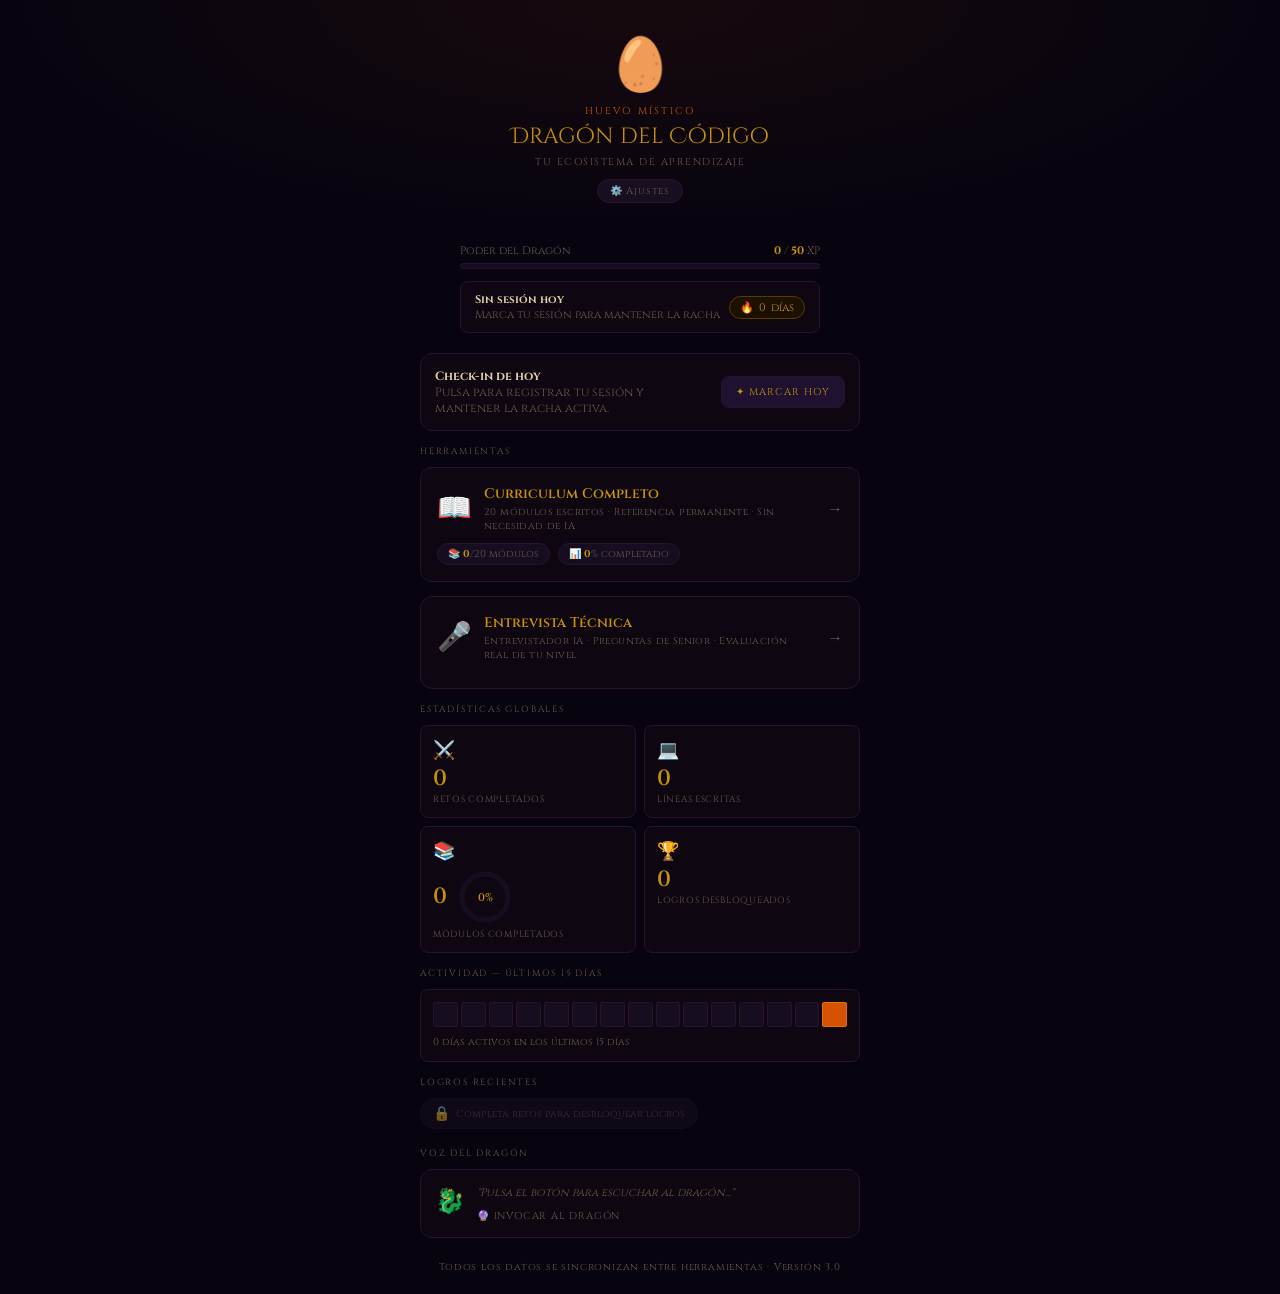
<file: index.html>
<!DOCTYPE html>
<html lang="es">
<head>
<meta charset="UTF-8">
<meta name="viewport" content="width=device-width, initial-scale=1.0, viewport-fit=cover">
<meta name="apple-mobile-web-app-capable" content="yes">
<meta name="apple-mobile-web-app-status-bar-style" content="black-translucent">
<meta name="apple-mobile-web-app-title" content="Dragón">
<meta name="theme-color" content="#08040f">
<link rel="manifest" href="manifest.json">
<link rel="icon" type="image/svg+xml" href="icons/icon-192.svg">
<link rel="apple-touch-icon" href="icons/icon-192.svg">
<link href="https://fonts.googleapis.com/css2?family=Cinzel:wght@400;600&family=Cinzel+Decorative:wght@700&display=swap" rel="stylesheet">
<link rel="stylesheet" href="css/main.css">
<title>Dragón del Código</title>
<style>
.hero{text-align:center;padding:2.5rem 1.25rem 1.5rem;position:relative;overflow:hidden}
.hero::before{content:'';position:absolute;top:0;left:0;right:0;bottom:0;background:radial-gradient(ellipse at 50% 0%,#d4520012 0%,transparent 70%);pointer-events:none}
.hero-dragon{font-size:52px;line-height:1;margin-bottom:12px;animation:dfloat 4s ease-in-out infinite;display:inline-block}
@keyframes dfloat{0%,100%{transform:translateY(0)}50%{transform:translateY(-8px)}}
.hero-stage{font-size:10px;letter-spacing:.22em;text-transform:uppercase;color:var(--fire);margin-bottom:6px}
.hero-title{font-family:'Cinzel Decorative',serif;font-size:22px;color:var(--gold);line-height:1.2}
.hero-sub{font-size:10px;color:var(--dim);letter-spacing:.15em;text-transform:uppercase;margin-top:5px}
.hero-actions{display:flex;justify-content:center;gap:8px;margin-top:10px}
.settings-btn{background:var(--ds);border:.5px solid var(--bdr);border-radius:20px;color:var(--dim);padding:4px 12px;font-family:var(--font);font-size:10px;letter-spacing:.08em;cursor:pointer;transition:all .2s}
.settings-btn:hover{border-color:var(--gold);color:var(--gold)}
.key-dot{display:inline-block;width:7px;height:7px;border-radius:50%;margin-right:4px;vertical-align:middle}
.key-dot.ok{background:var(--grt)}
.key-dot.missing{background:#8a2020}
.xp-section{max-width:400px;margin:16px auto 0;padding:0 1.25rem}
.xp-row{display:flex;justify-content:space-between;font-size:11px;color:var(--dim);margin-bottom:5px}
.xp-row b{color:var(--gold)}
.xp-track{height:6px;background:var(--ds);border-radius:3px;overflow:hidden;border:.5px solid var(--bdr)}
.xp-fill{height:100%;background:linear-gradient(90deg,var(--fire),var(--gold));border-radius:3px;transition:width .8s ease}
.today-bar{max-width:400px;margin:12px auto 0;padding:0 1.25rem}
.today-inner{background:var(--db);border:.5px solid var(--bdr);border-radius:var(--rm);padding:10px 14px;display:flex;justify-content:space-between;align-items:center}
.today-left{font-size:11px;color:var(--dim)}
.today-left b{color:var(--dt)}
.streak-badge{display:flex;align-items:center;gap:5px;font-size:11px;color:var(--gold);background:#1c1000;border:.5px solid #5a3a00;border-radius:20px;padding:3px 10px}
.wrap{max-width:480px;margin:0 auto;padding:1.25rem;display:flex;flex-direction:column;gap:14px}
.sec-label{font-size:9px;letter-spacing:.2em;text-transform:uppercase;color:var(--dim);margin-bottom:-4px}
.tool-card{background:var(--db);border:.5px solid var(--bdr);border-radius:var(--r);padding:16px;cursor:pointer;transition:border-color .2s,transform .15s;text-decoration:none;display:block;color:inherit}
.tool-card:hover{border-color:var(--fire);transform:translateY(-1px)}
.tc-top{display:flex;align-items:center;gap:12px;margin-bottom:10px}
.tc-ico{font-size:28px;flex-shrink:0}
.tc-name{font-size:14px;font-weight:600;color:var(--gold)}
.tc-desc{font-size:10px;color:var(--dim);margin-top:2px;letter-spacing:.04em;line-height:1.4}
.tc-stats{display:flex;gap:8px;flex-wrap:wrap}
.tc-stat{background:var(--ds);border:.5px solid var(--bdr);border-radius:20px;padding:3px 10px;font-size:10px;color:var(--dim)}
.tc-stat b{color:var(--gold)}
.tc-arrow{margin-left:auto;font-size:16px;color:var(--dim);flex-shrink:0}
.tool-card:hover .tc-arrow{color:var(--fire)}
.stats-grid{display:grid;grid-template-columns:repeat(2,1fr);gap:8px}
.stat-tile{background:var(--db);border:.5px solid var(--bdr);border-radius:var(--rm);padding:12px;display:flex;flex-direction:column;gap:3px}
.st-ico{font-size:18px;margin-bottom:2px}
.st-val{font-size:22px;font-weight:600;color:var(--gold);line-height:1}
.st-label{font-size:9px;color:var(--dim);letter-spacing:.08em;text-transform:uppercase}
.ach-row{display:flex;gap:8px;overflow-x:auto;padding-bottom:4px;-webkit-overflow-scrolling:touch}
.ach-pill{flex-shrink:0;background:var(--ds);border:.5px solid var(--bdr);border-radius:20px;padding:5px 12px;display:flex;align-items:center;gap:6px;font-size:10px;color:var(--dim)}
.ach-pill.done{border-color:#5a3a00;color:var(--gold)}
.ach-pill-ico{font-size:14px}
.cal-mini{display:grid;grid-template-columns:repeat(15,1fr);gap:3px}
.cal-dot2{aspect-ratio:1;border-radius:2px;background:var(--ds);border:.5px solid var(--bdr)}
.cal-dot2.active{background:#5a2000;border-color:#7a2800}
.cal-dot2.today{background:var(--fire);border-color:var(--fg)}
.mood-card{background:var(--db);border:.5px solid var(--bdr);border-radius:var(--r);padding:14px;display:flex;gap:12px;align-items:flex-start}
.mood-ico{font-size:24px;flex-shrink:0;margin-top:2px}
.mood-text{font-size:11px;color:var(--dim);line-height:1.7;font-style:italic;flex:1}
.mood-btn{background:none;border:none;font-size:10px;color:var(--dim);cursor:pointer;font-family:var(--font);letter-spacing:.08em;text-transform:uppercase;margin-top:6px;padding:0;display:block}
.mood-btn:hover{color:var(--fire)}
.mood-spinner{display:inline-block;width:10px;height:10px;border:1.5px solid var(--bdr);border-top-color:var(--gold);border-radius:50%;animation:spin .8s linear infinite;margin-right:4px}
.cin-card{background:var(--db);border:.5px solid var(--bdr);border-radius:var(--r);padding:14px;display:flex;align-items:center;justify-content:space-between;gap:12px}
.cin-info{font-size:12px;color:var(--dim)}
.cin-info b{color:var(--dt)}
.cin-btn-wrap{flex-shrink:0}
.cin-btn{padding:8px 14px;background:var(--df);border:.5px solid var(--bdr);border-radius:var(--rm);color:var(--gold);font-family:var(--font);font-size:10px;letter-spacing:.1em;text-transform:uppercase;cursor:pointer;transition:all .2s;white-space:nowrap}
.cin-btn:hover:not([disabled]){border-color:var(--fire);background:#1e0f28}
.cin-btn.done{border-color:var(--grn);color:var(--grt);cursor:default}
.prog-ring-wrap{position:relative;width:56px;height:56px;flex-shrink:0}
.prog-ring{transform:rotate(-90deg)}
circle.track{fill:none;stroke:var(--ds);stroke-width:5}
circle.prog{fill:none;stroke:var(--gold);stroke-width:5;stroke-linecap:round;transition:stroke-dashoffset .8s ease}
.ring-label{position:absolute;top:50%;left:50%;transform:translate(-50%,-50%);font-size:11px;font-weight:600;color:var(--gold);text-align:center;line-height:1}
.footer{text-align:center;font-size:10px;color:var(--dim);letter-spacing:.08em;margin-top:8px}

/* Settings modal */
.modal-overlay{position:fixed;inset:0;background:rgba(0,0,0,.7);z-index:200;display:flex;align-items:center;justify-content:center;opacity:0;pointer-events:none;transition:opacity .3s}
.modal-overlay.show{opacity:1;pointer-events:auto}
.modal{background:var(--df);border:1px solid var(--bdr);border-radius:var(--r);padding:1.5rem;max-width:360px;width:90%;display:flex;flex-direction:column;gap:14px}
.modal h3{font-family:'Cinzel Decorative',serif;font-size:14px;color:var(--gold);text-align:center}
.modal p{font-size:11px;color:var(--dim);text-align:center;line-height:1.6}
.modal label{font-size:10px;color:var(--dim);letter-spacing:.1em;text-transform:uppercase}
.modal input{background:var(--ds);border:.5px solid var(--bdr);border-radius:var(--rm);padding:10px 12px;color:var(--dt);font-family:var(--mono);font-size:11px;width:100%}
.modal input:focus{outline:none;border-color:var(--fire)}
.modal-actions{display:flex;gap:8px}
.modal-btn{flex:1;padding:9px;background:var(--df);border:.5px solid var(--bdr);border-radius:var(--rm);color:var(--dim);font-family:var(--font);font-size:10px;letter-spacing:.1em;text-transform:uppercase;cursor:pointer;transition:all .2s}
.modal-btn:hover{border-color:var(--fire);color:var(--dt)}
.modal-btn.primary{border-color:var(--gold);color:var(--gold)}
.modal-btn.primary:hover{background:#1c1200}
.modal-key-status{font-size:10px;text-align:center;padding:6px;border-radius:var(--rm)}
.modal-key-status.ok{background:#0a1a0a;color:var(--grt);border:.5px solid var(--grn)}
.modal-key-status.missing{background:#1a0a0a;color:#e07070;border:.5px solid #6a2020}
</style>
</head>
<body>

<!-- HERO -->
<div class="hero">
  <div class="hero-dragon" id="hero-dragon">🥚</div>
  <div class="hero-stage" id="hero-stage">Huevo Místico</div>
  <div class="hero-title">Dragón del Código</div>
  <div class="hero-sub">Tu ecosistema de aprendizaje</div>
  <div class="hero-actions">
    <button class="settings-btn" onclick="openSettings()">⚙️ Ajustes</button>
  </div>
</div>

<div class="xp-section">
  <div class="xp-row"><span>Poder del Dragón</span><span><b id="xp-cur">0</b> / <b id="xp-next">50</b> XP</span></div>
  <div class="xp-track"><div class="xp-fill" id="xp-fill"></div></div>
</div>

<div class="today-bar">
  <div class="today-inner">
    <div class="today-left"><b id="today-label">Sin sesión hoy</b><br>Marca tu sesión para mantener la racha</div>
    <div class="streak-badge">🔥 <span id="streak-num">0</span> días</div>
  </div>
</div>

<div class="wrap">

  <!-- CHECK-IN -->
  <div class="cin-card" id="cin-card">
    <div class="cin-info"><b>Check-in de hoy</b><br><span id="cin-status-text">Pulsa para registrar tu sesión y mantener la racha activa.</span></div>
    <div class="cin-btn-wrap">
      <button class="cin-btn" id="cin-btn" onclick="doCheckin()">✦ Marcar hoy</button>
    </div>
  </div>

  <!-- TOOLS -->
  <div class="sec-label">Herramientas</div>

  <a class="tool-card" href="curriculum.html">
    <div class="tc-top">
      <div class="tc-ico">📖</div>
      <div>
        <div class="tc-name">Curriculum Completo</div>
        <div class="tc-desc">20 módulos escritos · Referencia permanente · Sin necesidad de IA</div>
      </div>
      <div class="tc-arrow">→</div>
    </div>
    <div class="tc-stats" id="curr-stats"></div>
  </a>

  <a class="tool-card" href="entrevista.html">
    <div class="tc-top">
      <div class="tc-ico">🎤</div>
      <div>
        <div class="tc-name">Entrevista Técnica</div>
        <div class="tc-desc">Entrevistador IA · Preguntas de Senior · Evaluación real de tu nivel</div>
      </div>
      <div class="tc-arrow">→</div>
    </div>
    <div class="tc-stats" id="interview-stats"></div>
  </a>

  <!-- STATS -->
  <div class="sec-label">Estadísticas globales</div>
  <div class="stats-grid">
    <div class="stat-tile"><div class="st-ico">⚔️</div><div class="st-val" id="st-ex">0</div><div class="st-label">Retos completados</div></div>
    <div class="stat-tile"><div class="st-ico">💻</div><div class="st-val" id="st-lines">0</div><div class="st-label">Líneas escritas</div></div>
    <div class="stat-tile">
      <div class="st-ico">📚</div>
      <div style="display:flex;align-items:center;gap:10px">
        <div class="st-val" id="st-mod">0</div>
        <div class="prog-ring-wrap">
          <svg class="prog-ring" width="56" height="56" viewBox="0 0 56 56">
            <circle class="track" cx="28" cy="28" r="23"/>
            <circle class="prog" id="mod-ring" cx="28" cy="28" r="23" stroke-dasharray="144.5" stroke-dashoffset="144.5"/>
          </svg>
          <div class="ring-label" id="mod-pct">0%</div>
        </div>
      </div>
      <div class="st-label">Módulos completados</div>
    </div>
    <div class="stat-tile"><div class="st-ico">🏆</div><div class="st-val" id="st-ach">0</div><div class="st-label">Logros desbloqueados</div></div>
  </div>

  <!-- ACTIVITY CALENDAR -->
  <div class="sec-label">Actividad — últimos 15 días</div>
  <div class="stat-tile" style="gap:8px">
    <div class="cal-mini" id="cal-mini"></div>
    <div style="font-size:10px;color:var(--dim)"><span id="active-days">0</span> días activos en los últimos 15 días</div>
  </div>

  <!-- ACHIEVEMENTS -->
  <div class="sec-label">Logros recientes</div>
  <div class="ach-row" id="ach-row">
    <div class="ach-pill" style="opacity:.5"><span class="ach-pill-ico">🔒</span> Sin logros aún</div>
  </div>

  <!-- DRAGON MOOD -->
  <div class="sec-label">Voz del Dragón</div>
  <div class="mood-card">
    <div class="mood-ico">🐉</div>
    <div>
      <div class="mood-text" id="mood-text">"Pulsa el botón para escuchar al dragón..."</div>
      <button class="mood-btn" id="mood-btn" onclick="dragonSpeak()">🔮 Invocar al dragón</button>
    </div>
  </div>

  <div class="footer">Todos los datos se sincronizan entre herramientas · Versión 3.0</div>
</div>

<div class="toast" id="toast"></div>

<!-- SETTINGS MODAL -->
<div class="modal-overlay" id="settings-modal">
  <div class="modal">
    <h3>⚙️ Ajustes</h3>
    <p>Ingresa tu API Key de Anthropic para usar las funciones con IA (Voz del Dragón, Entrevista).</p>
    <label>Clave de API (Anthropic)</label>
    <input type="password" id="api-key-input" placeholder="sk-ant-..." oninput="onKeyInput()">
    <div class="modal-key-status" id="key-status">No configurada</div>
    <div class="modal-actions">
      <button class="modal-btn" onclick="closeSettings()">Cerrar</button>
      <button class="modal-btn primary" onclick="saveApiKey()">Guardar</button>
    </div>
  </div>
</div>

<script src="js/storage.js"></script>
<script src="js/api.js"></script>
<script>
/* ── DRAGON STAGES ── */
const STAGES=[
  {name:'Huevo Místico',    emoji:'🥚',  thr:0},
  {name:'Cría del Código',  emoji:'🐲',  thr:50},
  {name:'Dragón Joven',     emoji:'🐉',  thr:150},
  {name:'Dragón Adulto',    emoji:'🔥🐉', thr:350},
  {name:'Dragón Anciano',   emoji:'💎🐉', thr:700},
];
const NEXT_THR=[50,150,350,700,1400];

const ACHS=[
  {id:'p1',ico:'🔥',nm:'Primera Llama',chk:S=>S.streak>=1},
  {id:'w7',ico:'📅',nm:'Semana de Fuego',chk:S=>S.streak>=7},
  {id:'m30',ico:'👑',nm:'Leyenda Mensual',chk:S=>S.streak>=30},
  {id:'r1',ico:'⚡',nm:'Primer Reto',chk:S=>S.exercises>=1},
  {id:'r10',ico:'⭐',nm:'Combatiente',chk:S=>S.exercises>=10},
  {id:'r50',ico:'🏆',nm:'Maestro de Retos',chk:S=>S.exercises>=50},
  {id:'m1',ico:'📖',nm:'Primer Módulo',chk:S=>S.modules>=1},
  {id:'m10',ico:'🔖',nm:'Biblioteca Viva',chk:S=>S.modules>=10},
  {id:'l1k',ico:'💻',nm:'Mil Líneas',chk:S=>S.lines>=1000},
  {id:'l10k',ico:'🖥️',nm:'Arquitecto',chk:S=>S.lines>=10000},
  {id:'d3',ico:'🥇',nm:'Dragón Adulto',chk:S=>calcXP(S)>=350},
  {id:'d4',ico:'💎',nm:'Dragón Anciano',chk:S=>calcXP(S)>=700},
];

let S={streak:0,exercises:0,modules:0,lines:0,lastCheckin:'',unlocked:[],calDays:[],completedModules:[]};
let AC={progress:{}};

function calcXP(s, override) {
  if (override !== undefined) return override;
  let x=s.streak*5+s.exercises*8+s.modules*25+Math.floor(s.lines/10);
  if(s.streak>=30)x+=200;else if(s.streak>=7)x+=50;
  return x;
}
function stageOf(x){for(let i=STAGES.length-1;i>=0;i--)if(x>=STAGES[i].thr)return i;return 0;}
function today(){return new Date().toISOString().split('T')[0];}

/* ── SETTINGS ── */
function openSettings() {
  document.getElementById('api-key-input').value = API.getApiKey();
  updateKeyStatus();
  document.getElementById('settings-modal').classList.add('show');
}
function closeSettings() {
  document.getElementById('settings-modal').classList.remove('show');
}
function onKeyInput() { updateKeyStatus(); }
function updateKeyStatus() {
  const el = document.getElementById('key-status');
  const v = document.getElementById('api-key-input').value;
  if (v && v.startsWith('sk-ant-') && v.length > 10) {
    el.className = 'modal-key-status ok';
    el.textContent = '✓ Clave válida';
  } else if (v) {
    el.className = 'modal-key-status missing';
    el.textContent = '✗ La clave debe empezar con sk-ant-';
  } else {
    el.className = 'modal-key-status missing';
    el.textContent = 'No configurada';
  }
}
function saveApiKey() {
  const key = document.getElementById('api-key-input').value;
  if (key && !key.startsWith('sk-ant-')) {
    showToast('✗ La clave debe empezar con sk-ant-');
    return;
  }
  if (key) {
    API.setApiKey(key);
  } else {
    API.setApiKey('');
  }
  closeSettings();
  showToast(key ? '✓ API Key guardada' : '✗ API Key eliminada');
}

/* ── RENDER ── */
function render(){
  const x=calcXP(S);
  const si=stageOf(x);
  const st=STAGES[si];
  const nxt=NEXT_THR[si];
  const pct=Math.round(Math.min(((x-st.thr)/(nxt-st.thr))*100,100));

  document.getElementById('hero-dragon').textContent=st.emoji;
  document.getElementById('hero-stage').textContent=st.name;
  document.getElementById('xp-cur').textContent=x;
  document.getElementById('xp-next').textContent=nxt;
  document.getElementById('xp-fill').style.width=pct+'%';
  document.getElementById('streak-num').textContent=S.streak;

  const cinDone=S.lastCheckin===today();
  const cinBtn=document.getElementById('cin-btn');
  const cinText=document.getElementById('cin-status-text');
  document.getElementById('today-label').textContent=cinDone?'¡Sesión marcada hoy!':'Sin sesión hoy';
  if(cinDone){
    cinBtn.className='cin-btn done';cinBtn.disabled=true;cinBtn.textContent='✓ Marcado';
    cinText.textContent='Llevas '+S.streak+' días seguidos. ¡Sigue así!';
  } else {
    cinBtn.className='cin-btn';cinBtn.disabled=false;cinBtn.textContent='✦ Marcar hoy';
    cinText.textContent='Pulsa para registrar tu sesión y mantener la racha activa.';
  }

  // Curriculum stats
  const mapDone=(S.completedModules||[]).length;
  document.getElementById('curr-stats').innerHTML=
    `<span class="tc-stat">📚 <b>${mapDone}</b>/20 módulos</span>
     <span class="tc-stat">📊 <b>${Math.round(mapDone/20*100)}</b>% completado</span>`;

  // Global stats
  document.getElementById('st-ex').textContent=S.exercises;
  document.getElementById('st-lines').textContent=S.lines>=1000?Math.round(S.lines/100)/10+'k':S.lines;
  document.getElementById('st-mod').textContent=mapDone;
  document.getElementById('mod-pct').textContent=Math.round(mapDone/20*100)+'%';
  const ringPct=mapDone/20;
  const circ=144.5;
  document.getElementById('mod-ring').style.strokeDashoffset=circ*(1-ringPct);
  const achCount=ACHS.filter(a=>a.chk(S)).length;
  document.getElementById('st-ach').textContent=achCount;

  const calMini=document.getElementById('cal-mini');
  const calDays=S.calDays||[];
  const td=today();
  let activeDays=0;
  calMini.innerHTML=Array.from({length:15},(_,i)=>{
    const d=new Date();d.setDate(d.getDate()-(14-i));
    const ds=d.toISOString().split('T')[0];
    const isToday=ds===td;
    const isActive=calDays.includes(ds)||(isToday&&S.lastCheckin===td);
    if(isActive)activeDays++;
    return `<div class="cal-dot2${isToday?' today':isActive?' active':''}" title="${ds}"></div>`;
  }).join('');
  document.getElementById('active-days').textContent=activeDays;

  const unlockedAchs=ACHS.filter(a=>a.chk(S));
  const achRow=document.getElementById('ach-row');
  if(unlockedAchs.length){
    achRow.innerHTML=unlockedAchs.map(a=>
      `<div class="ach-pill done"><span class="ach-pill-ico">${a.ico}</span>${a.nm}</div>`).join('')+
      ACHS.filter(a=>!a.chk(S)).slice(0,3).map(a=>
      `<div class="ach-pill"><span class="ach-pill-ico">🔒</span>${a.nm}</div>`).join('');
  } else {
    achRow.innerHTML=`<div class="ach-pill" style="opacity:.5"><span class="ach-pill-ico">🔒</span>Completa retos para desbloquear logros</div>`;
  }
}

/* ── CHECK-IN ── */
async function doCheckin(){
  const td=today();
  if(S.lastCheckin===td)return;
  if(S.lastCheckin){
    const yd=new Date();yd.setDate(yd.getDate()-1);
    S.streak=S.lastCheckin===yd.toISOString().split('T')[0]?S.streak+1:1;
  }else{S.streak=Math.max(1,S.streak);}
  S.lastCheckin=td;
  if(!S.calDays)S.calDays=[];
  if(!S.calDays.includes(td))S.calDays.push(td);
  await persist();
  render();
  showToast('✓ Sesión marcada — Racha: '+S.streak+' días');
}

/* ── DRAGON VOICE ── */
async function dragonSpeak(){
  if (!API.hasApiKey()) {
    openSettings();
    showToast('✗ Configura tu API Key de Anthropic primero');
    return;
  }
  const btn=document.getElementById('mood-btn');
  const textEl=document.getElementById('mood-text');
  btn.innerHTML='<span class="mood-spinner"></span> El dragón despierta...';
  btn.disabled=true;

  const x=calcXP(S);
  const stageName=STAGES[stageOf(x)].name;
  const examsPassed=Object.values(AC.progress).filter(p=>p?.status==='passed').length;

  const SYS=`Eres un dragón ancestral y poderoso que ha crecido gracias al esfuerzo de un programador principiante. Hablas en primera persona con dramatismo, orgullo y sabiduría, pero también con genuino afecto. Tu tono es épico pero cálido. Responde en español, 2-3 oraciones. No uses emojis. Comenta algo específico del progreso real.`;
  const ctx=`Etapa: ${stageName}. XP: ${x}. Racha: ${S.streak} días. Retos: ${S.exercises}. Módulos: ${S.modules}. Líneas: ${S.lines}. Exámenes aprobados: ${examsPassed}/20.`;

  try{
    const r=await API.callAnthropic(SYS,[{role:'user',content:ctx}],{maxTokens:180});
    textEl.textContent='"'+r.content[0].text.trim()+'"';
  }catch(e){
    if (e.message === 'API_KEY_MISSING') {
      textEl.textContent='"Necesito una llave para despertar. Configúrala en Ajustes."';
    } else {
      textEl.textContent='"Las llamas no responden. Inténtalo de nuevo, invocador."';
    }
  }

  btn.innerHTML='🔮 Invocar de nuevo';btn.disabled=false;
}

/* ── TOAST ── */
function showToast(msg){
  const el=document.getElementById('toast');
  el.textContent=msg;el.classList.add('show');
  setTimeout(()=>el.classList.remove('show'),2800);
}

/* ── STORAGE ── */
async function persist(){
  try{await Storage.set('dragon-v2',JSON.stringify(S));}catch(e){}
}

async function load(){
  try{
    const r=await Storage.get('dragon-v2');
    if(r&&r.value){const d=JSON.parse(r.value);S={...S,...d};if(!S.unlocked)S.unlocked=[];if(!S.calDays)S.calDays=[];if(!S.completedModules)S.completedModules=[];}
  }catch(e){}
  try{
    const r2=await Storage.get('academy-v1');
    if(r2&&r2.value)AC=JSON.parse(r2.value);
    if(!AC.progress)AC.progress={};
  }catch(e){}

  render();
}

/* ── SERVICE WORKER ── */
if ('serviceWorker' in navigator) {
  navigator.serviceWorker.register('sw.js').catch(() => {});
}

load();
</script>
</body>
</html>
</file>
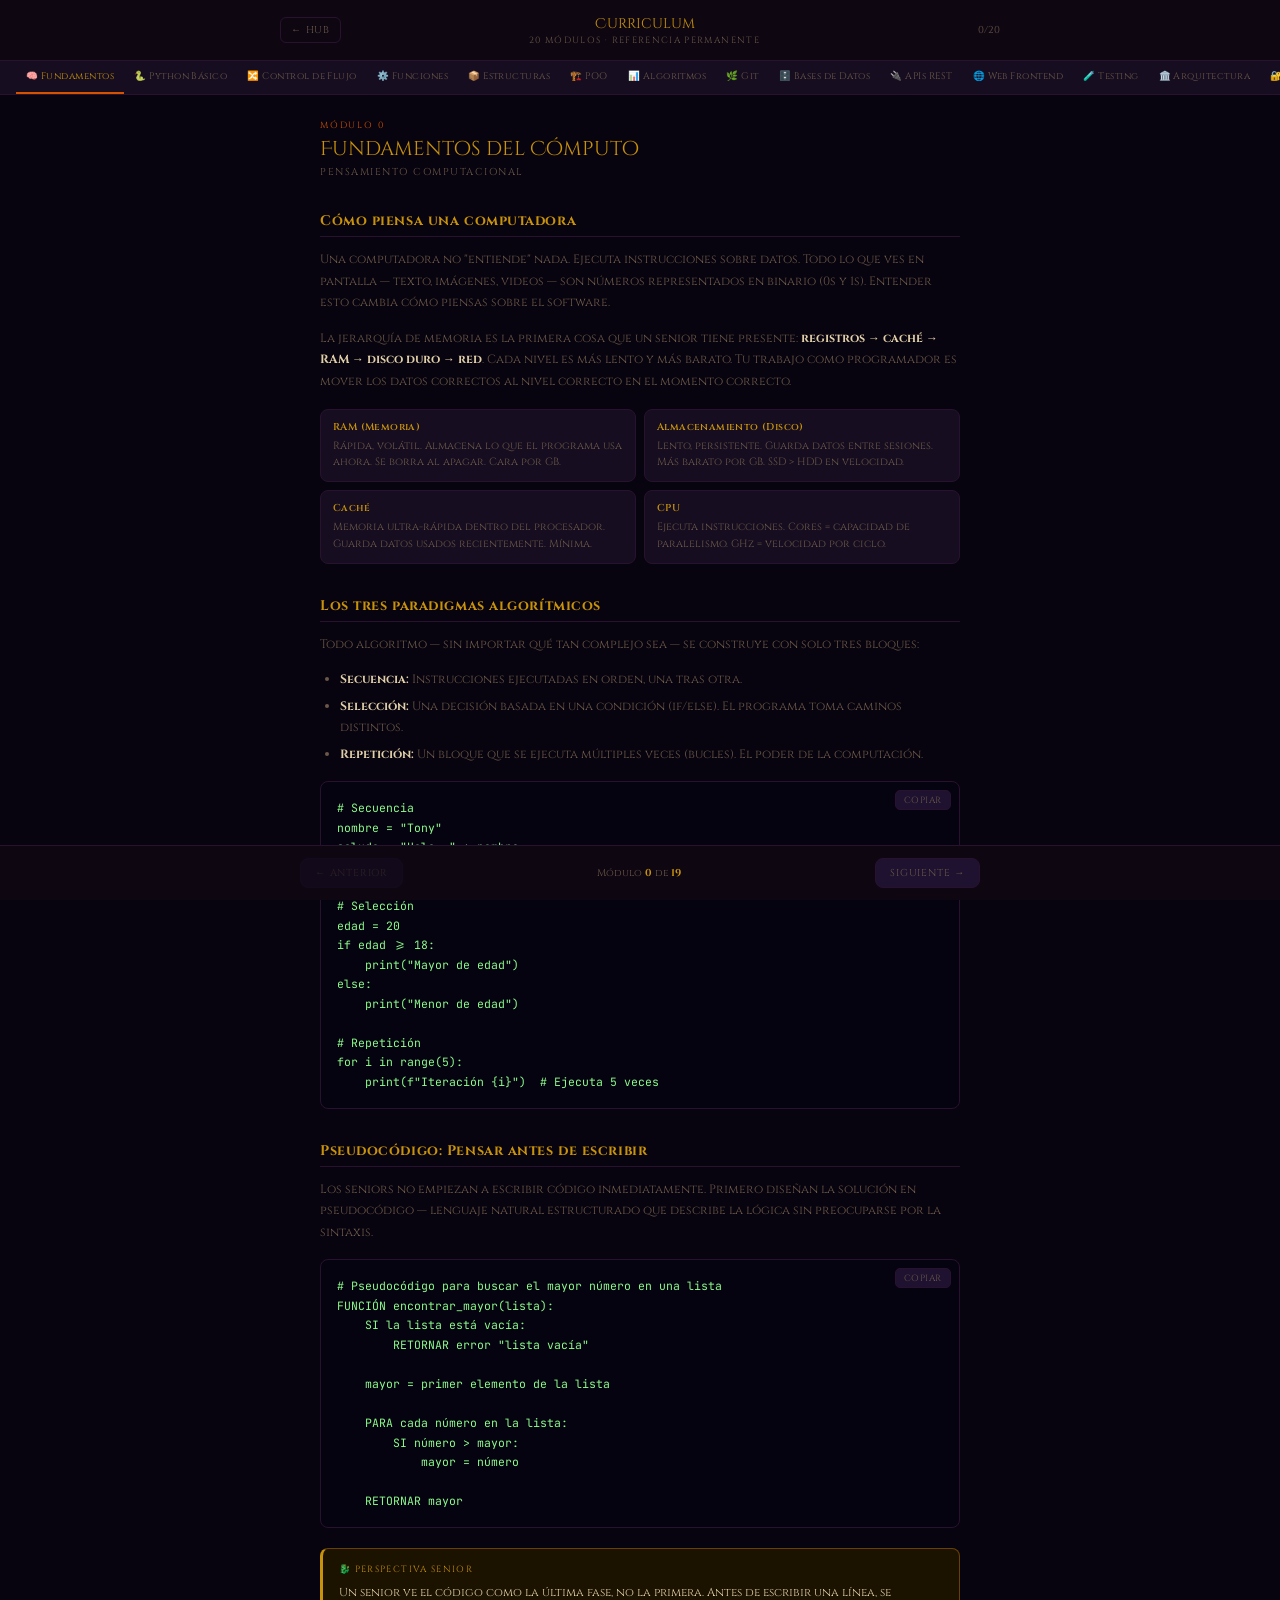
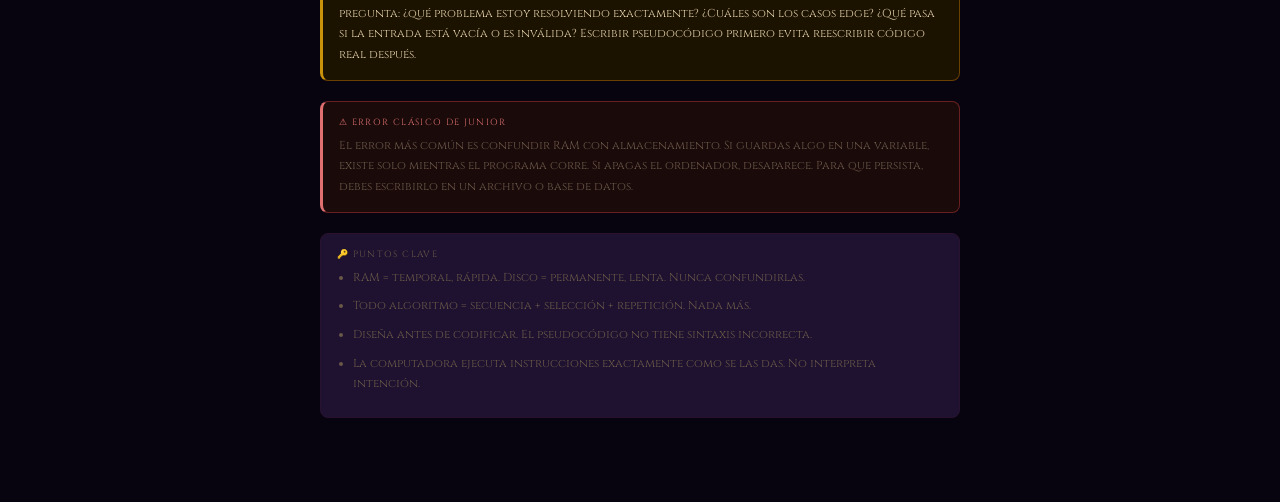
<file: curriculum.html>
<!DOCTYPE html>
<html lang="es">
<head>
<meta charset="UTF-8">
<meta name="viewport" content="width=device-width, initial-scale=1.0, viewport-fit=cover">
<meta name="apple-mobile-web-app-capable" content="yes">
<meta name="apple-mobile-web-app-status-bar-style" content="black-translucent">
<meta name="apple-mobile-web-app-title" content="Dragón">
<meta name="theme-color" content="#08040f">
<link rel="manifest" href="manifest.json">
<link rel="icon" type="image/svg+xml" href="icons/icon-192.svg">
<link rel="apple-touch-icon" href="icons/icon-192.svg">
<link href="https://fonts.googleapis.com/css2?family=Cinzel:wght@400;600&family=Cinzel+Decorative:wght@700&family=JetBrains+Mono:wght@400;500&display=swap" rel="stylesheet">
<link rel="stylesheet" href="css/main.css">
<title>Curriculum · Dragón del Código</title>
<style>
:root{--mono:'JetBrains Mono','Courier New',monospace}
.mod-nav{background:var(--ds);border-bottom:.5px solid var(--bdr);overflow-x:auto;-webkit-overflow-scrolling:touch;position:sticky;top:56px;z-index:59;scrollbar-width:none}
.mod-nav::-webkit-scrollbar{display:none}
.mod-nav-inner{display:flex;padding:0 1rem;width:max-content}
.mod-tab{padding:9px 10px;background:none;border:none;color:var(--dim);font-family:var(--font);font-size:9.5px;letter-spacing:.05em;cursor:pointer;transition:all .2s;border-bottom:2px solid transparent;white-space:nowrap;display:flex;align-items:center;gap:5px;flex-shrink:0}
.mod-tab:hover{color:var(--dt)}
.mod-tab.active{color:var(--gold);border-bottom-color:var(--fire)}
.mod-tab.read{color:var(--dim)}
.mod-tab .tab-check{font-size:8px;color:var(--grt);display:none}
.mod-tab.read .tab-check{display:inline}
.content{max-width:680px;margin:0 auto;padding:1.5rem 1.25rem 4rem}
.module{display:none}.module.active{display:block}
.mod-hero{margin-bottom:2rem}
.mod-num{font-size:9px;letter-spacing:.2em;text-transform:uppercase;color:var(--fire);margin-bottom:6px}
.mod-title{font-family:'Cinzel Decorative',serif;font-size:20px;color:var(--gold);line-height:1.2;margin-bottom:4px}
.mod-topic{font-size:10px;color:var(--dim);letter-spacing:.15em;text-transform:uppercase}
.mod-divider{height:.5px;background:var(--bdr);margin:1.5rem 0}
h2{font-size:14px;color:var(--gold);margin:2rem 0 .75rem;letter-spacing:.04em;padding-bottom:6px;border-bottom:.5px solid var(--bdr)}
h3{font-size:12px;color:var(--fire);margin:1.5rem 0 .6rem;letter-spacing:.04em}
p{font-size:12px;color:var(--dim);line-height:1.8;margin-bottom:.875rem}
p strong{color:var(--dt)}
ul,ol{margin:.5rem 0 1rem 1.25rem;color:var(--dim);font-size:12px;line-height:1.8}
li{margin-bottom:.3rem}
li strong{color:var(--dt)}
code{font-family:var(--mono);font-size:11px;background:var(--ds);padding:1px 5px;border-radius:3px;color:#aafa8a}
pre{background:#060310;border:.5px solid var(--bdr);border-radius:var(--rm);padding:16px;overflow-x:auto;margin:1rem 0;position:relative}
pre code{font-family:var(--mono);font-size:11.5px;color:#8afa8a;background:transparent;padding:0;line-height:1.7}
.copy-code{position:absolute;top:8px;right:8px;background:var(--df);border:.5px solid var(--bdr);border-radius:5px;color:var(--dim);font-family:var(--font);font-size:9px;letter-spacing:.06em;text-transform:uppercase;padding:3px 8px;cursor:pointer;transition:all .2s}
.copy-code:hover{border-color:var(--fire);color:var(--dt)}
.senior-box{background:#1c1200;border:.5px solid #6a4000;border-left:3px solid var(--gold);border-radius:var(--rm);padding:14px 16px;margin:1.25rem 0}
.senior-box::before{content:"🐉  Perspectiva Senior";display:block;font-size:9px;color:var(--gold);letter-spacing:.15em;text-transform:uppercase;margin-bottom:8px}
.senior-box p{color:var(--dt);font-size:11.5px;margin-bottom:.5rem}
.senior-box p:last-child{margin-bottom:0}
.warning-box{background:#1a0a0a;border:.5px solid #6a2020;border-left:3px solid #e07070;border-radius:var(--rm);padding:14px 16px;margin:1.25rem 0}
.warning-box::before{content:"⚠  Error clásico de Junior";display:block;font-size:9px;color:#e07070;letter-spacing:.15em;text-transform:uppercase;margin-bottom:8px}
.warning-box p{color:var(--dim);font-size:11.5px;margin-bottom:.5rem}
.warning-box p:last-child{margin-bottom:0}
.key-box{background:var(--df);border:.5px solid var(--bdr);border-radius:var(--rm);padding:14px 16px;margin:1.25rem 0}
.key-box::before{content:"🔑  Puntos Clave";display:block;font-size:9px;color:var(--dim);letter-spacing:.15em;text-transform:uppercase;margin-bottom:8px}
.key-box ul{margin:.25rem 0 0 1rem;color:var(--dim);font-size:11.5px}
.key-box li{margin-bottom:.5rem}
.concept-grid{display:grid;grid-template-columns:1fr 1fr;gap:8px;margin:1rem 0}
.concept-card{background:var(--ds);border:.5px solid var(--bdr);border-radius:var(--rm);padding:10px 12px}
.concept-card .cc-title{font-size:10px;color:var(--gold);font-weight:600;margin-bottom:4px;letter-spacing:.04em}
.concept-card .cc-body{font-size:10.5px;color:var(--dim);line-height:1.6}
@media(max-width:480px){.concept-grid{grid-template-columns:1fr}}
.bottom-nav{position:fixed;bottom:0;left:0;right:0;background:var(--db);border-top:.5px solid var(--bdr);padding:.75rem 1.25rem;z-index:58}
.bottom-nav-inner{max-width:680px;margin:0 auto;display:flex;justify-content:space-between;align-items:center;gap:10px}
.nav-btn{padding:7px 14px;background:var(--df);border:.5px solid var(--bdr);border-radius:var(--rm);color:var(--dim);font-family:var(--font);font-size:10px;letter-spacing:.08em;cursor:pointer;transition:all .2s;text-transform:uppercase}
.nav-btn:hover:not(:disabled){border-color:var(--fire);color:var(--dt)}
.nav-btn:disabled{opacity:.3;cursor:default}
.nav-center{font-size:10px;color:var(--dim);text-align:center}
.nav-center b{color:var(--gold)}
</style>
</head>
<body>

<header class="hdr">
  <div class="hdr-inner">
    <a class="back-btn" href="index.html">← Hub</a>
    <div class="hdr-c">
      <div class="t1">Curriculum</div>
      <div class="t2">20 Módulos · Referencia permanente</div>
    </div>
    <div class="hdr-right" id="hdr-progress">0/20</div>
  </div>
</header>

<nav class="mod-nav">
  <div class="mod-nav-inner" id="mod-nav-inner"></div>
</nav>

<main class="content" id="content">

<!-- ════════════════════ M0 ════════════════════ -->
<section class="module active" id="m0">
<div class="mod-hero">
  <div class="mod-num">Módulo 0</div>
  <div class="mod-title">Fundamentos del Cómputo</div>
  <div class="mod-topic">Pensamiento Computacional</div>
</div>

<h2>Cómo piensa una computadora</h2>
<p>Una computadora no "entiende" nada. Ejecuta instrucciones sobre datos. Todo lo que ves en pantalla — texto, imágenes, videos — son números representados en binario (0s y 1s). Entender esto cambia cómo piensas sobre el software.</p>
<p>La jerarquía de memoria es la primera cosa que un senior tiene presente: <strong>registros → caché → RAM → disco duro → red</strong>. Cada nivel es más lento y más barato. Tu trabajo como programador es mover los datos correctos al nivel correcto en el momento correcto.</p>

<div class="concept-grid">
  <div class="concept-card"><div class="cc-title">RAM (Memoria)</div><div class="cc-body">Rápida, volátil. Almacena lo que el programa usa ahora. Se borra al apagar. Cara por GB.</div></div>
  <div class="concept-card"><div class="cc-title">Almacenamiento (Disco)</div><div class="cc-body">Lento, persistente. Guarda datos entre sesiones. Más barato por GB. SSD &gt; HDD en velocidad.</div></div>
  <div class="concept-card"><div class="cc-title">Caché</div><div class="cc-body">Memoria ultra-rápida dentro del procesador. Guarda datos usados recientemente. Mínima.</div></div>
  <div class="concept-card"><div class="cc-title">CPU</div><div class="cc-body">Ejecuta instrucciones. Cores = capacidad de paralelismo. GHz = velocidad por ciclo.</div></div>
</div>

<h2>Los tres paradigmas algorítmicos</h2>
<p>Todo algoritmo — sin importar qué tan complejo sea — se construye con solo tres bloques:</p>
<ul>
  <li><strong>Secuencia:</strong> Instrucciones ejecutadas en orden, una tras otra.</li>
  <li><strong>Selección:</strong> Una decisión basada en una condición (if/else). El programa toma caminos distintos.</li>
  <li><strong>Repetición:</strong> Un bloque que se ejecuta múltiples veces (bucles). El poder de la computación.</li>
</ul>

<pre><code># Secuencia
nombre = "Tony"
saludo = "Hola, " + nombre
print(saludo)  # Hola, Tony

# Selección
edad = 20
if edad >= 18:
    print("Mayor de edad")
else:
    print("Menor de edad")

# Repetición
for i in range(5):
    print(f"Iteración {i}")  # Ejecuta 5 veces</code><button class="copy-code" onclick="copyPre(this)">copiar</button></pre>

<h2>Pseudocódigo: Pensar antes de escribir</h2>
<p>Los seniors no empiezan a escribir código inmediatamente. Primero diseñan la solución en pseudocódigo — lenguaje natural estructurado que describe la lógica sin preocuparse por la sintaxis.</p>
<pre><code># Pseudocódigo para buscar el mayor número en una lista
FUNCIÓN encontrar_mayor(lista):
    SI la lista está vacía:
        RETORNAR error "lista vacía"
    
    mayor = primer elemento de la lista
    
    PARA cada número en la lista:
        SI número > mayor:
            mayor = número
    
    RETORNAR mayor</code><button class="copy-code" onclick="copyPre(this)">copiar</button></pre>

<div class="senior-box">
  <p>Un senior ve el código como la última fase, no la primera. Antes de escribir una línea, se pregunta: ¿qué problema estoy resolviendo exactamente? ¿Cuáles son los casos edge? ¿Qué pasa si la entrada está vacía o es inválida? Escribir pseudocódigo primero evita reescribir código real después.</p>
</div>

<div class="warning-box">
  <p>El error más común es confundir RAM con almacenamiento. Si guardas algo en una variable, existe solo mientras el programa corre. Si apagas el ordenador, desaparece. Para que persista, debes escribirlo en un archivo o base de datos.</p>
</div>

<div class="key-box"><ul>
  <li>RAM = temporal, rápida. Disco = permanente, lenta. Nunca confundirlas.</li>
  <li>Todo algoritmo = secuencia + selección + repetición. Nada más.</li>
  <li>Diseña antes de codificar. El pseudocódigo no tiene sintaxis incorrecta.</li>
  <li>La computadora ejecuta instrucciones exactamente como se las das. No interpreta intención.</li>
</ul></div>
</section>

<!-- ════════════════════ M1 ════════════════════ -->
<section class="module" id="m1">
<div class="mod-hero">
  <div class="mod-num">Módulo 1</div>
  <div class="mod-title">Python Básico</div>
  <div class="mod-topic">Lenguaje — Python</div>
</div>

<h2>Todo en Python es un objeto</h2>
<p>En Python, las variables no <em>contienen</em> valores — son <strong>etiquetas que apuntan a objetos en memoria</strong>. Esta distinción parece sutil pero explica comportamientos que confunden a principiantes durante meses.</p>
<pre><code>a = [1, 2, 3]
b = a          # b apunta al MISMO objeto que a
b.append(4)
print(a)       # [1, 2, 3, 4] — a también cambió

# Para copiar realmente:
c = a.copy()   # c es un objeto NUEVO
c.append(5)
print(a)       # [1, 2, 3, 4] — a no cambió</code><button class="copy-code" onclick="copyPre(this)">copiar</button></pre>

<h2>Tipos de datos fundamentales</h2>
<pre><code># Enteros — precisión arbitraria (sin overflow)
edad = 25
year = 2024

# Flotantes — representación aproximada (IEEE 754)
precio = 19.99
print(0.1 + 0.2)  # 0.30000000000000004 — no es un bug, es IEEE 754

# Strings — inmutables, unicode por defecto
nombre = "Tony"
frase = f"Hola, {nombre}. Tienes {edad} años."  # f-strings: siempre usa estos

# Booleanos — True/False (mayúscula)
activo = True
es_mayor = edad >= 18

# None — ausencia de valor (no es 0, no es False)
resultado = None  # "aún no hay resultado"</code><button class="copy-code" onclick="copyPre(this)">copiar</button></pre>

<h2>Convenciones que separan el código profesional</h2>
<pre><code># MAL — nombres sin significado
x = 25
lst = ["Tony", "Ana", "Luis"]
def f(a, b):
    return a + b

# BIEN — nombres que documentan la intención
edad_usuario = 25
nombres_activos = ["Tony", "Ana", "Luis"]
def calcular_total(precio: float, cantidad: int) -> float:
    return precio * cantidad

# Type hints: no son obligatorios, pero son profesionales
def buscar_usuario(email: str) -> dict | None:
    ...  # implementación</code><button class="copy-code" onclick="copyPre(this)">copiar</button></pre>

<h2>Operaciones que todo programador debe dominar</h2>
<pre><code># String methods más útiles
texto = "  Hola Mundo  "
texto.strip()         # "Hola Mundo" — elimina espacios
texto.lower()         # "  hola mundo  "
texto.split(" ")      # lista de palabras
"Python".startswith("Py")  # True
",".join(["a", "b", "c"])  # "a,b,c"

# Conversiones de tipo
int("42")     # 42
float("3.14") # 3.14
str(100)      # "100"
bool(0)       # False  — 0, "", [], {}, None son falsy
bool("hola")  # True

# Verificar tipos (úsalo con moderación)
isinstance(42, int)      # True
isinstance("hola", str)  # True</code><button class="copy-code" onclick="copyPre(this)">copiar</button></pre>

<div class="senior-box">
  <p>Un senior siempre usa f-strings, nunca concatenación con +. Un senior pone type hints en funciones públicas — no porque Python los enforce, sino porque son documentación viva. Y un senior nunca usa nombres como <code>data</code>, <code>info</code>, <code>temp</code> o <code>x</code> en código de producción.</p>
</div>

<div class="warning-box">
  <p><strong>El flotante trampa:</strong> Nunca uses flotantes para dinero. <code>0.1 + 0.2 != 0.3</code> en casi todos los lenguajes. Usa el módulo <code>decimal</code> de Python para cálculos financieros: <code>from decimal import Decimal; Decimal("0.1") + Decimal("0.2")</code> da <code>0.3</code> exacto.</p>
</div>

<div class="key-box"><ul>
  <li>Variables son etiquetas, no cajas. Asignar <code>b = a</code> no copia el objeto.</li>
  <li>Usa f-strings siempre: <code>f"Hola {nombre}"</code>, no <code>"Hola " + nombre</code>.</li>
  <li>Pon type hints en tus funciones desde el principio. Es gratis y documenta el contrato.</li>
  <li>Nombres descriptivos &gt; comentarios explicando nombres malos.</li>
  <li>Nunca float para dinero. Usa <code>Decimal</code> o enteros en centavos.</li>
</ul></div>
</section>

<!-- ════════════════════ M2 ════════════════════ -->
<section class="module" id="m2">
<div class="mod-hero">
  <div class="mod-num">Módulo 2</div>
  <div class="mod-title">Control de Flujo</div>
  <div class="mod-topic">Lenguaje — Python</div>
</div>

<h2>Condicionales: el arte de las guardias</h2>
<p>Los seniors escriben condicionales de forma diferente a los juniors. El patrón más importante es la <strong>guard clause</strong> (cláusula guarda): retornar pronto para eliminar anidamiento.</p>
<pre><code># Junior — anidamiento profundo (difícil de leer)
def procesar_pedido(pedido):
    if pedido is not None:
        if pedido["activo"]:
            if pedido["cantidad"] > 0:
                return pedido["precio"] * pedido["cantidad"]

# Senior — guard clauses (fácil de leer)
def procesar_pedido(pedido):
    if pedido is None:
        raise ValueError("Pedido no puede ser None")
    if not pedido["activo"]:
        return 0
    if pedido["cantidad"] <= 0:
        raise ValueError("Cantidad debe ser positiva")
    
    return pedido["precio"] * pedido["cantidad"]</code><button class="copy-code" onclick="copyPre(this)">copiar</button></pre>

<h2>Bucles: más allá del for básico</h2>
<pre><code>frutas = ["manzana", "pera", "uva"]

# enumerate — siempre que necesites índice Y valor
for indice, fruta in enumerate(frutas):
    print(f"{indice}: {fruta}")

# zip — iterar dos listas en paralelo
precios = [1.5, 2.0, 3.5]
for fruta, precio in zip(frutas, precios):
    print(f"{fruta}: ${precio}")

# List comprehension — más pythónico y rápido que un for
cuadrados = [x**2 for x in range(10)]
pares = [x for x in range(20) if x % 2 == 0]
mayusculas = [s.upper() for s in frutas]

# Dict comprehension
precios_dict = {fruta: precio for fruta, precio in zip(frutas, precios)}
# {"manzana": 1.5, "pera": 2.0, "uva": 3.5}</code><button class="copy-code" onclick="copyPre(this)">copiar</button></pre>

<h2>Herramientas funcionales: any, all, filter, map</h2>
<pre><code>numeros = [2, 4, 6, 7, 8]

# any — ¿alguno cumple la condición?
any(n % 2 != 0 for n in numeros)  # True (7 es impar)

# all — ¿todos cumplen la condición?
all(n > 0 for n in numeros)       # True

# Evitar bucles explícitos cuando no son necesarios
# En vez de:
impares = []
for n in numeros:
    if n % 2 != 0:
        impares.append(n)

# Usar:
impares = [n for n in numeros if n % 2 != 0]  # [7]

# match-case (Python 3.10+) — mejor que cadenas if/elif largas
def describir_codigo(status_code: int) -> str:
    match status_code:
        case 200: return "OK"
        case 404: return "No encontrado"
        case 500: return "Error del servidor"
        case _:   return f"Código desconocido: {status_code}"</code><button class="copy-code" onclick="copyPre(this)">copiar</button></pre>

<div class="senior-box">
  <p>La regla del senior: <strong>si tu función tiene más de 2 niveles de anidamiento, algo está mal</strong>. Usa guard clauses, extrae lógica a subfunciones, o reconsidera el diseño. El código que un senior escribe casi siempre "cabe en la pantalla" sin scroll horizontal.</p>
</div>

<div class="warning-box">
  <p><strong>Nunca modifiques una lista mientras la recorres con for.</strong> Python no lanzará error, pero el comportamiento es impredecible. Si necesitas filtrar, crea una nueva lista: <code>activos = [u for u in usuarios if u["activo"]]</code>.</p>
</div>

<div class="key-box"><ul>
  <li>Guard clauses primero: valida, rechaza, regresa pronto. La lógica feliz al final.</li>
  <li>Usa <code>enumerate()</code> en lugar de <code>range(len(lista))</code> siempre.</li>
  <li>List comprehensions para transformar/filtrar datos. Bucles for para efectos secundarios.</li>
  <li>Dos niveles de anidamiento máximo. Más que eso: extrae una función.</li>
</ul></div>
</section>

<!-- ════════════════════ M3 ════════════════════ -->
<section class="module" id="m3">
<div class="mod-hero">
  <div class="mod-num">Módulo 3</div>
  <div class="mod-title">Funciones</div>
  <div class="mod-topic">Lenguaje — Python</div>
</div>

<h2>El principio de una sola responsabilidad</h2>
<p>Una función debe hacer <strong>exactamente una cosa</strong>. Si no puedes describir qué hace con una oración sin usar "y", la función hace demasiado. Este principio es el origen de casi todo el buen diseño de software.</p>
<pre><code># MAL — función que hace múltiples cosas
def procesar_usuario(nombre, email, datos_compra):
    if "@" not in email:
        return False
    bd.guardar({"nombre": nombre, "email": email})
    total = sum(item["precio"] for item in datos_compra)
    enviar_email(email, f"Total: {total}")
    return True

# BIEN — cada función hace una cosa
def es_email_valido(email: str) -> bool:
    return "@" in email and "." in email.split("@")[1]

def calcular_total(items: list[dict]) -> float:
    return sum(item["precio"] for item in items)

def crear_usuario(nombre: str, email: str) -> dict:
    if not es_email_valido(email):
        raise ValueError(f"Email inválido: {email}")
    return {"nombre": nombre, "email": email}</code><button class="copy-code" onclick="copyPre(this)">copiar</button></pre>

<h2>Argumentos: la trampa del argumento mutable</h2>
<pre><code># EL BUG MÁS CLÁSICO DE PYTHON
def agregar_item(item, lista=[]):
    lista.append(item)
    return lista

agregar_item("manzana")  # ["manzana"]
agregar_item("pera")     # ["manzana", "pera"] ← BUG

# CORRECTO
def agregar_item(item, lista=None):
    if lista is None:
        lista = []
    lista.append(item)
    return lista

# *args y **kwargs para funciones flexibles
def registrar(*mensajes, nivel="INFO", **metadata):
    for msg in mensajes:
        print(f"[{nivel}] {msg} | {metadata}")

registrar("Inicio", "Conectando", nivel="DEBUG", servicio="auth", version=2)</code><button class="copy-code" onclick="copyPre(this)">copiar</button></pre>

<h2>Funciones puras vs efectos secundarios</h2>
<pre><code># Función PURA — mismo input, siempre mismo output, sin efectos externos
def calcular_precio_con_impuesto(precio: float, tasa: float) -> float:
    return precio * (1 + tasa)

# Función CON EFECTOS SECUNDARIOS — modifica estado externo
contador_global = 0
def incrementar():
    global contador_global
    contador_global += 1

# Los seniors prefieren funciones puras cuando es posible.
# Son predecibles, testeables y reutilizables.</code><button class="copy-code" onclick="copyPre(this)">copiar</button></pre>

<h2>Decoradores: funciones que envuelven funciones</h2>
<pre><code>import time
from functools import wraps

def medir_tiempo(func):
    @wraps(func)
    def wrapper(*args, **kwargs):
        inicio = time.time()
        resultado = func(*args, **kwargs)
        duracion = time.time() - inicio
        print(f"{func.__name__} tardó {duracion:.3f}s")
        return resultado
    return wrapper

@medir_tiempo
def buscar_en_bd(query: str):
    time.sleep(0.1)
    return {"resultados": []}

buscar_en_bd("SELECT * FROM usuarios")</code><button class="copy-code" onclick="copyPre(this)">copiar</button></pre>

<div class="senior-box">
  <p>El test de una buena función: ¿puedes escribir un test unitario para ella sin crear una base de datos, un servidor, o un archivo? Si la respuesta es no, la función está haciendo demasiado o mezclando capas.</p>
</div>

<div class="warning-box">
  <p>Nunca uses <code>global</code>. Si una función necesita modificar estado externo, ese estado debería ser un parámetro o la función debería ser un método de una clase.</p>
</div>

<div class="key-box"><ul>
  <li>Una función = una responsabilidad. Si usas "y", divídela.</li>
  <li>Nunca <code>def f(arg=[]):</code>. Usa <code>None</code> como default para mutables.</li>
  <li>Prefiere funciones puras. Los efectos secundarios son necesarios pero deben estar controlados.</li>
  <li>Type hints + docstring = documentación que no se desactualiza.</li>
</ul></div>
</section>

<!-- ════════════════════ M4-M19 ════════════════════ -->
<!-- (Content preserved from original - same structure and educational content) -->

<section class="module" id="m4">
<div class="mod-hero"><div class="mod-num">Módulo 4</div><div class="mod-title">Estructuras de Datos</div><div class="mod-topic">Lenguaje — Python</div></div>
<h2>La pregunta que define la estructura correcta</h2>
<p>Antes de elegir una estructura de datos, un senior se pregunta: <strong>¿cuál es la operación más frecuente?</strong> Buscar, insertar, acceder por índice, verificar pertenencia.</p>
<div class="concept-grid">
  <div class="concept-card"><div class="cc-title">Lista []</div><div class="cc-body">Acceso por índice O(1). Búsqueda O(n). Append O(1) amortizado. Orden importa, duplicados OK.</div></div>
  <div class="concept-card"><div class="cc-title">Diccionario {}</div><div class="cc-body">Búsqueda por clave O(1). Inserción O(1). Clave única. Orden preservado (Python 3.7+).</div></div>
  <div class="concept-card"><div class="cc-title">Set {}</div><div class="cc-body">Verificar pertenencia O(1). Sin duplicados. Sin orden. Ideal para unicidad.</div></div>
  <div class="concept-card"><div class="cc-title">Tupla ()</div><div class="cc-body">Inmutable. Más rápida que lista. Usa para datos que no deben cambiar. Hasheable.</div></div>
</div>
<pre><code>from collections import defaultdict, Counter
from typing import NamedTuple

emails_bloqueados = {"spam@evil.com", "bot@fake.org"}
if "spam@evil.com" in emails_bloqueados:
    print("Bloqueado")

ventas_por_region = defaultdict(list)
ventas_por_region["norte"].append(1500)

palabras = ["python", "es", "genial", "python", "es"]
conteo = Counter(palabras)
conteo.most_common(2)

class Coordenada(NamedTuple):
    latitud: float
    longitud: float
    nombre: str = "Sin nombre"

punto = Coordenada(4.710989, -74.072090, "Bogotá")
print(punto.nombre)</code><button class="copy-code" onclick="copyPre(this)">copiar</button></pre>
<div class="senior-box"><p>En producción, la estructura de datos incorrecta puede convertir una operación que tarda milisegundos en una que tarda minutos.</p></div>
<div class="key-box"><ul>
  <li>Verificar si algo existe → usa <code>set</code> o <code>dict</code>, nunca <code>list</code>.</li>
  <li>Agrupar por clave → <code>defaultdict</code>. Contar → <code>Counter</code>.</li>
  <li>Datos inmutables con nombres → <code>NamedTuple</code> o <code>dataclass</code>.</li>
</ul></div>
</section>

<section class="module" id="m5">
<div class="mod-hero"><div class="mod-num">Módulo 5</div><div class="mod-title">Programación Orientada a Objetos</div><div class="mod-topic">Paradigmas</div></div>
<h2>OOP no es sobre clases, es sobre responsabilidades</h2>
<p>El error de los juniors es pensar que POO = crear clases. La POO real es sobre <strong>modelar responsabilidades y relaciones</strong> en el dominio del problema.</p>
<pre><code>from dataclasses import dataclass, field
from datetime import datetime

@dataclass
class Producto:
    id: int
    nombre: str
    precio: float
    stock: int = 0
    def tiene_stock(self) -> bool:
        return self.stock > 0
    def aplicar_descuento(self, porcentaje: float) -> float:
        if not 0 <= porcentaje <= 100:
            raise ValueError("Porcentaje inválido")
        return self.precio * (1 - porcentaje / 100)

@dataclass
class CarritoDeCompras:
    usuario_id: int
    items: list = field(default_factory=list)
    creado_en: datetime = field(default_factory=datetime.now)
    def agregar(self, producto: Producto, cantidad: int = 1) -> None:
        if not producto.tiene_stock():
            raise ValueError(f"{producto.nombre} no tiene stock")
        self.items.append({"producto": producto, "cantidad": cantidad})
    @property
    def total(self) -> float:
        return sum(item["producto"].precio * item["cantidad"] for item in self.items)</code><button class="copy-code" onclick="copyPre(this)">copiar</button></pre>
<h2>Herencia vs Composición</h2>
<pre><code>class Motor:
    def encender(self) -> str:
        return "Motor encendido"
class Auto:
    def __init__(self):
        self.motor = Motor()
    def arrancar(self) -> str:
        return self.motor.encender()
# Regla: prefiere composición sobre herencia.</code><button class="copy-code" onclick="copyPre(this)">copiar</button></pre>
<div class="senior-box"><p>La pregunta que hace un senior antes de crear una clase: "¿qué datos van siempre juntos y qué comportamientos los modifican?"</p></div>
<div class="key-box"><ul>
  <li>Herencia = "ES UN". Composición = "TIENE UN". Prefiere composición.</li>
  <li>Usa <code>@property</code> para exponer atributos con control.</li>
  <li><code>@dataclass</code> para clases que principalmente guardan datos.</li>
</ul></div>
</section>

<section class="module" id="m6">
<div class="mod-hero"><div class="mod-num">Módulo 6</div><div class="mod-title">Algoritmos y Complejidad</div><div class="mod-topic">CS Fundamentals</div></div>
<h2>Big-O: el lenguaje universal del rendimiento</h2>
<p>Big-O describe cómo crece el tiempo de ejecución según crece el input. Mide <strong>escalabilidad</strong>, no segundos.</p>
<div class="concept-grid">
  <div class="concept-card"><div class="cc-title">O(1) — Constante</div><div class="cc-body">Acceso a dict, list por índice.</div></div>
  <div class="concept-card"><div class="cc-title">O(log n) — Logarítmico</div><div class="cc-body">Búsqueda binaria. 1M elementos → ~20 ops.</div></div>
  <div class="concept-card"><div class="cc-title">O(n) — Lineal</div><div class="cc-body">Un loop simple. Búsqueda en lista.</div></div>
  <div class="concept-card"><div class="cc-title">O(n²) — Cuadrático</div><div class="cc-body">Loop dentro de loop. Peligroso.</div></div>
</div>
<pre><code>import bisect
usuarios = {"tony": {"edad": 25}}  # O(1)
lista_ordenada = [1, 3, 5, 7, 9, 11, 13, 15]
indice = bisect.bisect_left(lista_ordenada, 7)  # O(log n)

def tiene_duplicados_lento(lista):  # O(n²)
    for i in range(len(lista)):
        for j in range(i + 1, len(lista)):
            if lista[i] == lista[j]:
                return True
    return False

def tiene_duplicados_rapido(lista):  # O(n)
    return len(lista) != len(set(lista))</code><button class="copy-code" onclick="copyPre(this)">copiar</button></pre>
<div class="senior-box"><p>Cuando un senior ve un bucle dentro de otro bucle en producción, se detiene: "¿puede ser O(n) en lugar de O(n²)?"</p></div>
<div class="key-box"><ul>
  <li>Bucle dentro de bucle = O(n²). Siempre busca reducirlo con un dict/set.</li>
  <li>Usa <code>sorted()</code> de Python — Timsort es O(n log n).</li>
  <li>Búsqueda en lista = O(n). En dict/set = O(1).</li>
</ul></div>
</section>

<section class="module" id="m7">
<div class="mod-hero"><div class="mod-num">Módulo 7</div><div class="mod-title">Git y Control de Versiones</div><div class="mod-topic">Herramientas</div></div>
<h2>Git no es un backup — es comunicación</h2>
<p>Los seniors usan Git como <strong>comunicación con el futuro</strong>: cada commit es un mensaje explicando qué cambió y por qué.</p>
<pre><code>git checkout -b feature/autenticacion-jwt
git add src/auth.py tests/test_auth.py
git commit -m "feat(auth): añadir validación de tokens JWT

- Implementa verificación de firma RS256
- Añade expiración configurable vía env var JWT_EXPIRY
- Tests cubren token válido, expirado y firma inválida

Closes #142"
git push origin feature/autenticacion-jwt</code><button class="copy-code" onclick="copyPre(this)">copiar</button></pre>
<h2>Commits convencionales</h2>
<pre><code>feat(auth): añadir login con Google OAuth
fix(pago): corregir cálculo de impuesto
docs(api): actualizar documentación
test(carrito): añadir tests para descuentos
refactor(usuario): extraer validación a capa de dominio
chore(deps): actualizar Django a 4.2.1</code><button class="copy-code" onclick="copyPre(this)">copiar</button></pre>
<div class="key-box"><ul>
  <li>Una rama por feature o fix. <code>main</code> siempre funciona.</li>
  <li>Nunca <code>git add .</code> sin revisar <code>git diff</code> primero.</li>
  <li>Commit messages: tipo(scope): descripción. Explica el por qué.</li>
  <li>El <code>.env</code> nunca va al repositorio.</li>
</ul></div>
</section>

<section class="module" id="m8">
<div class="mod-hero"><div class="mod-num">Módulo 8</div><div class="mod-title">Bases de Datos y SQL</div><div class="mod-topic">Datos</div></div>
<h2>El diseño es más importante que las consultas</h2>
<p>Un senior sabe que el esquema de base de datos es el contrato más difícil de cambiar en una aplicación.</p>
<pre><code>CREATE TABLE clientes (
    id INTEGER PRIMARY KEY,
    nombre TEXT NOT NULL,
    email TEXT NOT NULL UNIQUE,
    creado_en TIMESTAMP DEFAULT CURRENT_TIMESTAMP
);
CREATE TABLE productos (
    id INTEGER PRIMARY KEY,
    nombre TEXT NOT NULL,
    precio_actual REAL NOT NULL,
    activo BOOLEAN DEFAULT TRUE
);
CREATE TABLE pedidos (
    id INTEGER PRIMARY KEY,
    cliente_id INTEGER REFERENCES clientes(id),
    creado_en TIMESTAMP DEFAULT CURRENT_TIMESTAMP
);
CREATE TABLE pedidos_items (
    pedido_id INTEGER REFERENCES pedidos(id),
    producto_id INTEGER REFERENCES productos(id),
    cantidad INTEGER NOT NULL,
    precio_en_compra REAL NOT NULL,
    PRIMARY KEY (pedido_id, producto_id)
);</code><button class="copy-code" onclick="copyPre(this)">copiar</button></pre>
<h2>El problema N+1</h2>
<pre><code># BUG — N+1 queries
pedidos = db.query("SELECT * FROM pedidos")
for pedido in pedidos:
    cliente = db.query(f"SELECT * FROM clientes WHERE id={pedido.cliente_id}")

# CORRECTO — JOIN
pedidos_con_clientes = db.query("""
    SELECT p.*, c.nombre, c.email
    FROM pedidos p
    JOIN clientes c ON p.cliente_id = c.id
""")</code><button class="copy-code" onclick="copyPre(this)">copiar</button></pre>
<div class="senior-box"><p>ACID garantiza que tu base de datos no quede en estado corrupto. Las transacciones son obligatorias para operaciones de múltiples pasos.</p></div>
<div class="key-box"><ul>
  <li>Normaliza el esquema. Datos duplicados crean inconsistencias.</li>
  <li>Guarda el precio histórico en los ítems de pedido.</li>
  <li>El N+1 destruye el rendimiento. Siempre usa JOINs.</li>
  <li>Índices en toda columna usada en WHERE o JOIN.</li>
</ul></div>
</section>

<section class="module" id="m9">
<div class="mod-hero"><div class="mod-num">Módulo 9</div><div class="mod-title">APIs REST</div><div class="mod-topic">Web</div></div>
<h2>HTTP es el contrato. REST es la convención.</h2>
<div class="concept-grid">
  <div class="concept-card"><div class="cc-title">GET /recursos</div><div class="cc-body">Listar. Idempotente. Cacheable.</div></div>
  <div class="concept-card"><div class="cc-title">POST /recursos</div><div class="cc-body">Crear. No idempotente. 201 + Location.</div></div>
  <div class="concept-card"><div class="cc-title">PUT /recursos/:id</div><div class="cc-body">Reemplazar. Idempotente. 200/204.</div></div>
  <div class="concept-card"><div class="cc-title">DELETE /recursos/:id</div><div class="cc-body">Eliminar. Idempotente. 204.</div></div>
</div>
<pre><code># MAL
GET  /getUsuarios
POST /crearUsuario
POST /eliminarUsuario?id=5

# BIEN
GET    /usuarios
POST   /usuarios
GET    /usuarios/5
PUT    /usuarios/5
DELETE /usuarios/5
GET    /usuarios/5/pedidos

# Códigos de estado
200 OK | 201 Created | 204 No Content | 400 Bad Request
401 Unauthorized | 403 Forbidden | 404 Not Found
422 Unprocessable | 429 Too Many Req | 500 Server Error</code><button class="copy-code" onclick="copyPre(this)">copiar</button></pre>
<div class="senior-box"><p>Una API bien diseñada es un contrato que no deberías romper. Versiona desde el inicio: <code>/api/v1/</code>.</p></div>
<div class="key-box"><ul>
  <li>URLs = sustantivos. Métodos HTTP = verbos.</li>
  <li>JWT en <code>Authorization: Bearer TOKEN</code>.</li>
  <li>Rate limiting desde el día uno.</li>
</ul></div>
</section>

<section class="module" id="m10">
<div class="mod-hero"><div class="mod-num">Módulo 10</div><div class="mod-title">Desarrollo Web Frontend</div><div class="mod-topic">Frontend</div></div>
<h2>El navegador como plataforma</h2>
<p>HTML (estructura), CSS (presentación), JavaScript (comportamiento). Separar responsabilidades.</p>
<pre><code>/* CSS moderno */
.contenedor {
  display: flex;
  gap: 1rem;
  align-items: center;
  justify-content: space-between;
}
.grid-layout {
  display: grid;
  grid-template-columns: repeat(auto-fill, minmax(250px, 1fr));
  gap: 1.5rem;
}
:root {
  --color-primario: #1a73e8;
  --espaciado-base: 1rem;
}</code><button class="copy-code" onclick="copyPre(this)">copiar</button></pre>
<pre><code>// JavaScript moderno
async function obtenerUsuarios() {
  try {
    const respuesta = await fetch('/api/v1/usuarios', {
      headers: { 'Authorization': `Bearer ${getToken()}` }
    });
    if (!respuesta.ok) {
      throw new Error(`HTTP ${respuesta.status}`);
    }
    return await respuesta.json();
  } catch (error) {
    console.error('Error:', error);
    mostrarError('No se pudieron cargar los usuarios');
    return [];
  }
}

// Event delegation
document.getElementById('lista-usuarios').addEventListener('click', (e) => {
  const boton = e.target.closest('[data-action="eliminar"]');
  if (boton) eliminarUsuario(boton.dataset.userId);
});</code><button class="copy-code" onclick="copyPre(this)">copiar</button></pre>
<div class="senior-box"><p>Un senior siempre maneja los errores del fetch. Verifica <code>response.ok</code> explícitamente.</p></div>
<div class="key-box"><ul>
  <li>HTML = estructura, CSS = presentación, JS = comportamiento.</li>
  <li>Flexbox para 1D, Grid para 2D.</li>
  <li>Verifica <code>response.ok</code> después de fetch.</li>
  <li>Event delegation: un listener en el padre.</li>
</ul></div>
</section>

<section class="module" id="m11">
<div class="mod-hero"><div class="mod-num">Módulo 11</div><div class="mod-title">Testing y QA</div><div class="mod-topic">Calidad</div></div>
<h2>Los tests son la red de seguridad para refactorizar</h2>
<pre><code>import pytest

def calcular_precio_final(precio: float, descuento_pct: float, tiene_membresia: bool) -> float:
    if precio <= 0:
        raise ValueError("El precio debe ser positivo")
    if not 0 <= descuento_pct <= 100:
        raise ValueError("Descuento inválido")
    precio_con_descuento = precio * (1 - descuento_pct / 100)
    if tiene_membresia:
        precio_con_descuento *= 0.9
    return round(precio_con_descuento, 2)

class TestCalcularPrecioFinal:
    def test_sin_descuento(self):
        assert calcular_precio_final(100, 0, False) == 100.0
    def test_descuento_50(self):
        assert calcular_precio_final(100, 50, False) == 50.0
    def test_membresia(self):
        assert calcular_precio_final(100, 0, True) == 90.0
    def test_precio_negativo(self):
        with pytest.raises(ValueError, match="debe ser positivo"):
            calcular_precio_final(-10, 0, False)</code><button class="copy-code" onclick="copyPre(this)">copiar</button></pre>
<div class="senior-box"><p>TDD no es sobre escribir tests antes del código — es sobre diseñar la API antes de implementarla.</p></div>
<div class="key-box"><ul>
  <li>Estructura AAA: Arrange, Act, Assert.</li>
  <li>Testea comportamiento, no implementación.</li>
  <li>Cubre casos edge, no solo el happy path.</li>
</ul></div>
</section>

<section class="module" id="m12">
<div class="mod-hero"><div class="mod-num">Módulo 12</div><div class="mod-title">Arquitectura de Software</div><div class="mod-topic">Diseño</div></div>
<h2>SOLID: los cinco principios</h2>
<pre><code># S — Single Responsibility
class GeneradorReporte:
    def generar(self, datos): ...
class ExportadorPDF:
    def exportar(self, reporte): ...

# O — Open/Closed
from abc import ABC, abstractmethod
class Notificador(ABC):
    @abstractmethod
    def enviar(self, mensaje: str, destinatario: str): ...
class NotificadorEmail(Notificador):
    def enviar(self, mensaje, destinatario):
        print(f"Email: {mensaje} a {destinatario}")

# D — Dependency Inversion
class ServicioUsuario:
    def __init__(self, notificador: Notificador):
        self.notificador = notificador
    def registrar(self, email: str):
        self.notificador.enviar("Bienvenido", email)</code><button class="copy-code" onclick="copyPre(this)">copiar</button></pre>
<div class="key-box"><ul>
  <li>Single Responsibility: una clase, una razón para cambiar.</li>
  <li>Dependency Injection en el constructor.</li>
  <li>Separa capas: UI, lógica de negocio, datos.</li>
</ul></div>
</section>

<section class="module" id="m13">
<div class="mod-hero"><div class="mod-num">Módulo 13</div><div class="mod-title">Seguridad Informática</div><div class="mod-topic">Seguridad</div></div>
<h2>La seguridad no es una feature — es una actitud</h2>
<pre><code>from argon2 import PasswordHasher
ph = PasswordHasher()

hash_seguro = ph.hash(password)  # Argon2: salt automático

# NUNCA:
query = f"SELECT * FROM usuarios WHERE email = '{email}'"
# SIEMPRE:
cursor.execute("SELECT * FROM usuarios WHERE email = ?", (email,))

# Secretos en variables de entorno
import os
DATABASE_URL = os.environ["DATABASE_URL"]</code><button class="copy-code" onclick="copyPre(this)">copiar</button></pre>
<div class="senior-box"><p>Todo input del usuario es malicioso por defecto. Valida, sanitiza y escapa todo.</p></div>
<div class="key-box"><ul>
  <li>Contraseñas: Argon2 o bcrypt. Nunca MD5/SHA1.</li>
  <li>SQL Injection: parámetros preparados siempre.</li>
  <li>Secretos en variables de entorno.</li>
  <li>HTTPS siempre en producción.</li>
</ul></div>
</section>

<section class="module" id="m14">
<div class="mod-hero"><div class="mod-num">Módulo 14</div><div class="mod-title">DevOps y CI/CD</div><div class="mod-topic">Operaciones</div></div>
<h2>Si no está automatizado, no es confiable</h2>
<pre><code>FROM python:3.12-slim
WORKDIR /app
COPY requirements.txt .
RUN pip install --no-cache-dir -r requirements.txt
COPY . .
RUN useradd -m appuser && chown -R appuser /app
USER appuser
EXPOSE 8000
CMD ["uvicorn", "main:app", "--host", "0.0.0.0", "--port", "8000"]</code><button class="copy-code" onclick="copyPre(this)">copiar</button></pre>
<pre><code># .github/workflows/ci.yml
name: CI/CD Pipeline
on: [push, pull_request]
jobs:
  test:
    runs-on: ubuntu-latest
    steps:
      - uses: actions/checkout@v4
      - uses: actions/setup-python@v5
        with: { python-version: '3.12' }
      - run: pip install -r requirements.txt
      - run: pytest --cov=src tests/
      - run: ruff check .
      - run: mypy src/</code><button class="copy-code" onclick="copyPre(this)">copiar</button></pre>
<div class="key-box"><ul>
  <li>Docker = entornos reproducibles.</li>
  <li>CI/CD: cada push ejecuta tests automáticamente.</li>
  <li>Deploys pequeños y frecuentes son más seguros.</li>
</ul></div>
</section>

<section class="module" id="m15">
<div class="mod-hero"><div class="mod-num">Módulo 15</div><div class="mod-title">Metodologías Ágiles</div><div class="mod-topic">Gestión</div></div>
<h2>Ágil no es hacer rápido — es aprender rápido</h2>
<div class="concept-grid">
  <div class="concept-card"><div class="cc-title">Sprint (2 semanas)</div><div class="cc-body">Unidad de trabajo. Software potencialmente entregable al final.</div></div>
  <div class="concept-card"><div class="cc-title">User Story</div><div class="cc-body">"Como [usuario], quiero [acción] para [beneficio]".</div></div>
  <div class="concept-card"><div class="cc-title">Definition of Done</div><div class="cc-body">Código + tests + code review + documentación.</div></div>
  <div class="concept-card"><div class="cc-title">Retrospectiva</div><div class="cc-body">¿Qué salió bien? ¿Qué mejorar? Sin buscar culpables.</div></div>
</div>
<div class="senior-box"><p>Las estimaciones son incertidumbre, no compromisos. Story points miden complejidad relativa.</p></div>
<div class="key-box"><ul>
  <li>Backlog priorizado por valor de negocio.</li>
  <li>Definition of Done incluye tests.</li>
  <li>No es ausencia de documentación — es documentación que agrega valor.</li>
</ul></div>
</section>

<section class="module" id="m16">
<div class="mod-hero"><div class="mod-num">Módulo 16</div><div class="mod-title">Patrones de Diseño</div><div class="mod-topic">Avanzado</div></div>
<h2>Patrones = vocabulario compartido</h2>
<pre><code># SINGLETON
class ConfiguracionApp:
    _instancia = None
    def __new__(cls):
        if cls._instancia is None:
            cls._instancia = super().__new__(cls)
            cls._instancia._config = {}
        return cls._instancia

# OBSERVER
class EventBus:
    def __init__(self):
        self._listeners: dict[str, list] = {}
    def suscribir(self, evento: str, callback):
        self._listeners.setdefault(evento, []).append(callback)
    def publicar(self, evento: str, datos=None):
        for callback in self._listeners.get(evento, []):
            callback(datos)

# STRATEGY
from abc import ABC, abstractmethod
class EstrategiaDescuento(ABC):
    @abstractmethod
    def calcular(self, precio: float) -> float: ...
class SinDescuento(EstrategiaDescuento):
    def calcular(self, precio): return precio
class DescuentoEstudiante(EstrategiaDescuento):
    def calcular(self, precio): return precio * 0.8</code><button class="copy-code" onclick="copyPre(this)">copiar</button></pre>
<div class="senior-box"><p>Los patrones son soluciones, no requisitos. No apliques un patrón sin que el problema exista.</p></div>
<div class="key-box"><ul>
  <li>Observer: múltiples partes reaccionan sin acoplarse.</li>
  <li>Strategy: variantes de algoritmo intercambiables.</li>
  <li>YAGNI: "You Aren't Gonna Need It".</li>
</ul></div>
</section>

<section class="module" id="m17">
<div class="mod-hero"><div class="mod-num">Módulo 17</div><div class="mod-title">Sistemas Distribuidos</div><div class="mod-topic">Avanzado</div></div>
<h2>En sistemas distribuidos, todo falla</h2>
<div class="concept-grid">
  <div class="concept-card"><div class="cc-title">CAP Theorem</div><div class="cc-body">Consistencia, Disponibilidad, Tolerancia a particiones. Elige 2 de 3.</div></div>
  <div class="concept-card"><div class="cc-title">Consistencia eventual</div><div class="cc-body">Datos consistentes, no inmediatamente. DNS, carritos.</div></div>
  <div class="concept-card"><div class="cc-title">Circuit Breaker</div><div class="cc-body">Falla rápido en lugar de esperar timeout.</div></div>
  <div class="concept-card"><div class="cc-title">Message Queue</div><div class="cc-body">Desacopla productores y consumidores.</div></div>
</div>
<div class="senior-box"><p>Primera regla: no hagas sistemas distribuidos si no lo necesitas. Monolito primero.</p></div>
<div class="key-box"><ul>
  <li>Diseña para el fallo: retries, timeouts, circuit breakers.</li>
  <li>Idempotencia: N ejecuciones = 1 resultado.</li>
  <li>Monolito primero, microservicios solo con razón.</li>
</ul></div>
</section>

<section class="module" id="m18">
<div class="mod-hero"><div class="mod-num">Módulo 18</div><div class="mod-title">Cloud y Big Data</div><div class="mod-topic">Cloud</div></div>
<h2>La nube es infraestructura como código</h2>
<div class="concept-grid">
  <div class="concept-card"><div class="cc-title">IaaS (EC2)</div><div class="cc-body">Control total. Tú instalas/configuras todo.</div></div>
  <div class="concept-card"><div class="cc-title">PaaS (Heroku)</div><div class="cc-body">Plataforma gestiona el servidor.</div></div>
  <div class="concept-card"><div class="cc-title">SaaS (GitHub)</div><div class="cc-body">Software listo para usar.</div></div>
  <div class="concept-card"><div class="cc-title">Serverless (Lambda)</div><div class="cc-body">Pagas por ejecución. Escala a cero.</div></div>
</div>
<pre><code>import boto3
s3 = boto3.client('s3')
s3.upload_file('foto.jpg', 'mi-bucket', 'usuarios/123/foto.jpg')
url = s3.generate_presigned_url('get_object',
    Params={'Bucket': 'mi-bucket', 'Key': 'usuarios/123/foto.jpg'},
    ExpiresIn=3600
)</code><button class="copy-code" onclick="copyPre(this)">copiar</button></pre>
<div class="key-box"><ul>
  <li>Archivos: siempre en object storage (S3).</li>
  <li>Serverless para workloads event-driven.</li>
  <li>Infrastructure as Code (Terraform, CloudFormation).</li>
  <li>Monitoreo desde el día uno.</li>
</ul></div>
</section>

<section class="module" id="m19">
<div class="mod-hero"><div class="mod-num">Módulo 19</div><div class="mod-title">Proyecto Final Integrador</div><div class="mod-topic">Proyecto</div></div>
<h2>Un proyecto de producción real tiene estructura</h2>
<pre><code>mi_proyecto/
├── src/
│   ├── domain/          # Lógica de negocio pura
│   ├── infrastructure/  # BD, email, storage
│   └── api/             # Endpoints, schemas
├── tests/
│   ├── unit/
│   └── integration/
├── .env.example
├── .gitignore
├── docker-compose.yml
├── Dockerfile
├── requirements.txt
└── README.md</code><button class="copy-code" onclick="copyPre(this)">copiar</button></pre>
<h2>El README como contrato</h2>
<pre><code># Nombre del Proyecto
## ¿Qué hace? (una oración)
## Instalación rápida (comandos exactos)
## Variables de entorno requeridas
## Arquitectura (diagrama o descripción)
## Decisiones de diseño (por qué X sobre Y)</code><button class="copy-code" onclick="copyPre(this)">copiar</button></pre>
<div class="senior-box"><p>Checklist senior: tests >80%, secretos en env vars, logging, errores manejados, README funcional, deploy automatizado.</p></div>
<div class="key-box"><ul>
  <li>Separa dominio, infraestructura y presentación.</li>
  <li>Tests primero para el dominio.</li>
  <li>Deploy manual no es deploy — automatiza todo.</li>
  <li>Pensar como senior = pensar en el equipo.</li>
</ul></div>
</section>

</main>

<nav class="bottom-nav">
  <div class="bottom-nav-inner">
    <button class="nav-btn" id="btn-prev" onclick="navMod(-1)" disabled>← Anterior</button>
    <div>
      <div class="nav-center">Módulo <b id="mod-cur">0</b> de <b>19</b></div>
    </div>
    <button class="nav-btn" id="btn-next" onclick="navMod(1)">Siguiente →</button>
  </div>
</nav>

<script src="js/storage.js"></script>
<script>
const MOD_DATA = [
  {id:0,icon:'🧠',name:'Fundamentos'},{id:1,icon:'🐍',name:'Python Básico'},
  {id:2,icon:'🔀',name:'Control de Flujo'},{id:3,icon:'⚙️',name:'Funciones'},
  {id:4,icon:'📦',name:'Estructuras'},{id:5,icon:'🏗️',name:'POO'},
  {id:6,icon:'📊',name:'Algoritmos'},{id:7,icon:'🌿',name:'Git'},
  {id:8,icon:'🗄️',name:'Bases de Datos'},{id:9,icon:'🔌',name:'APIs REST'},
  {id:10,icon:'🌐',name:'Web Frontend'},{id:11,icon:'🧪',name:'Testing'},
  {id:12,icon:'🏛️',name:'Arquitectura'},{id:13,icon:'🔐',name:'Seguridad'},
  {id:14,icon:'⚡',name:'DevOps'},{id:15,icon:'🏃',name:'Ágiles'},
  {id:16,icon:'🎨',name:'Patrones'},{id:17,icon:'🌍',name:'Distribuidos'},
  {id:18,icon:'☁️',name:'Cloud'},{id:19,icon:'🏆',name:'Proyecto Final'}
];

let curMod = 0;
let readMods = new Set();

function buildNav() {
  const nav = document.getElementById('mod-nav-inner');
  nav.innerHTML = MOD_DATA.map(m => `
    <button class="mod-tab${m.id===0?' active':''}" id="nt-${m.id}" onclick="goTo(${m.id})">
      ${m.icon} ${m.name} <span class="tab-check">✓</span>
    </button>`).join('');
}

function goTo(id) {
  document.getElementById(`m${curMod}`).classList.remove('active');
  document.getElementById(`nt-${curMod}`).classList.remove('active');
  curMod = id;
  document.getElementById(`m${id}`).classList.add('active');
  document.getElementById(`nt-${id}`).classList.add('active');
  document.getElementById('mod-cur').textContent = id;
  document.getElementById('btn-prev').disabled = id === 0;
  document.getElementById('btn-next').disabled = id === 19;
  readMods.add(id);
  document.getElementById(`nt-${id}`).classList.add('read');
  persistRead();
  updateProgress();
  const tab = document.getElementById(`nt-${id}`);
  tab.scrollIntoView({ behavior: 'smooth', block: 'nearest', inline: 'center' });
  window.scrollTo({ top: 0, behavior: 'smooth' });
}

function navMod(delta) {
  const next = curMod + delta;
  if (next >= 0 && next <= 19) goTo(next);
}

function updateProgress() {
  document.getElementById('hdr-progress').textContent = `${readMods.size}/20`;
}

function copyPre(btn) {
  const code = btn.previousElementSibling.textContent;
  navigator.clipboard.writeText(code).catch(() => {});
  btn.textContent = '✓ copiado';
  setTimeout(() => btn.textContent = 'copiar', 2000);
}

async function persistRead() {
  try { await Storage.set('curriculum-read', JSON.stringify([...readMods])); } catch(e) {}
}

async function loadRead() {
  try {
    const r = await Storage.get('curriculum-read');
    if (r && r.value) {
      const ids = JSON.parse(r.value);
      ids.forEach(id => {
        readMods.add(id);
        document.getElementById(`nt-${id}`)?.classList.add('read');
      });
      updateProgress();
    }
  } catch(e) {}
}

buildNav();
loadRead();

if ('serviceWorker' in navigator) {
  navigator.serviceWorker.register('sw.js').catch(() => {});
}
</script>
</body>
</html>
</file>
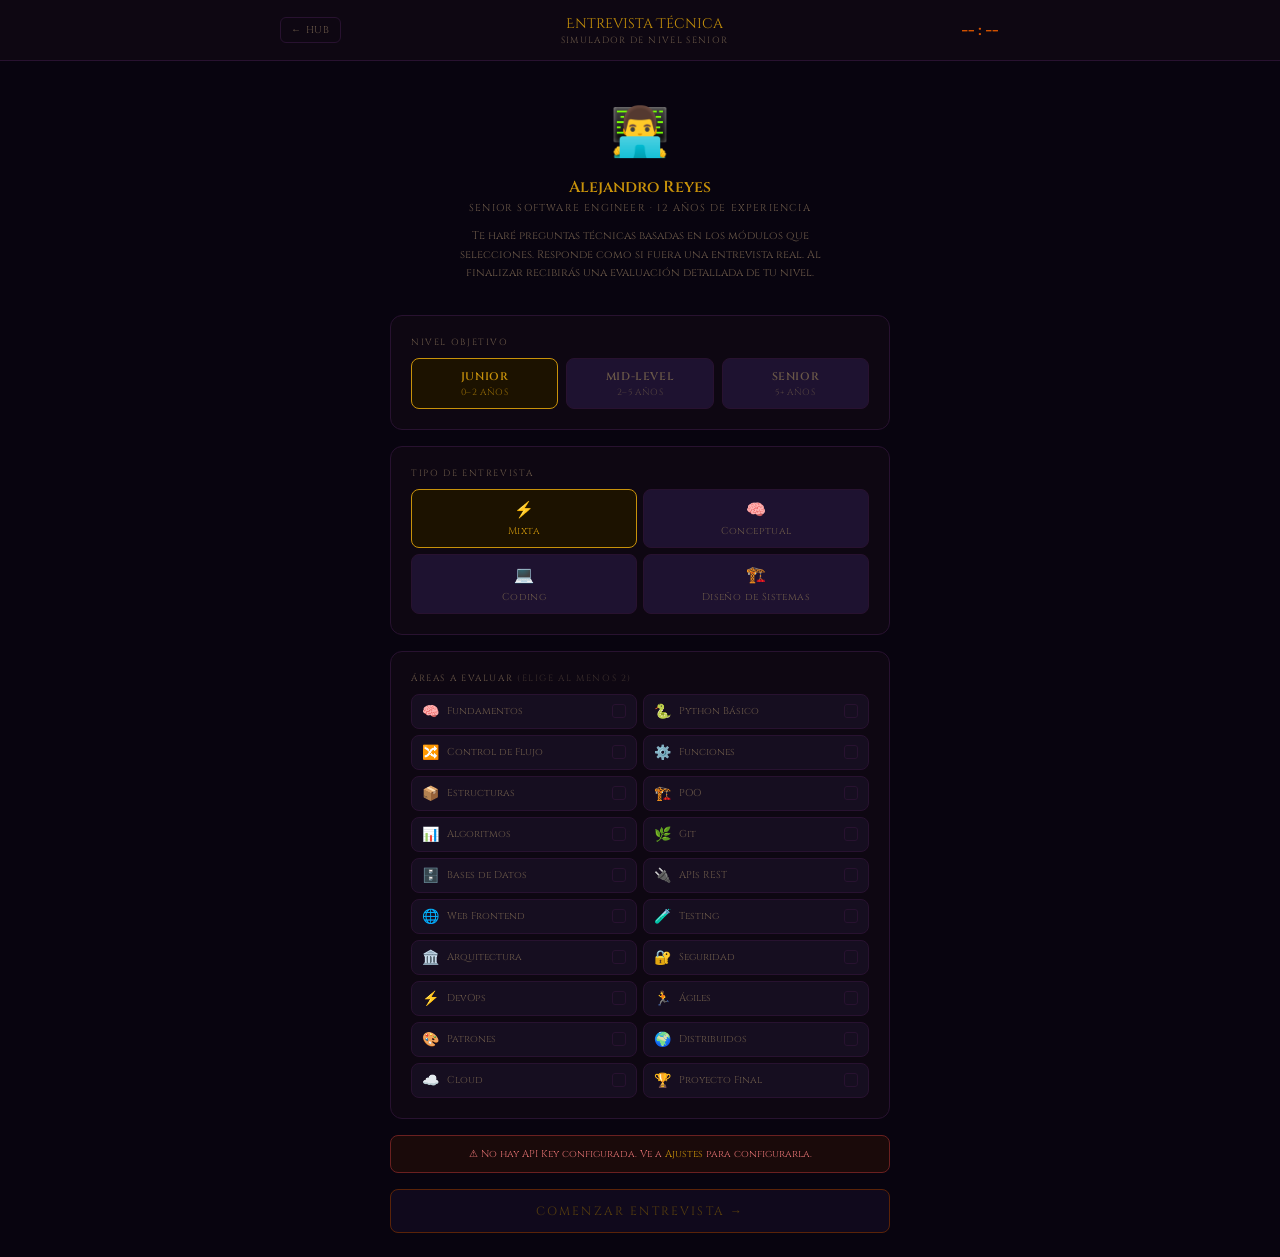
<file: entrevista.html>
<!DOCTYPE html>
<html lang="es">
<head>
<meta charset="UTF-8">
<meta name="viewport" content="width=device-width, initial-scale=1.0, viewport-fit=cover">
<meta name="apple-mobile-web-app-capable" content="yes">
<meta name="apple-mobile-web-app-status-bar-style" content="black-translucent">
<meta name="apple-mobile-web-app-title" content="Dragón">
<meta name="theme-color" content="#08040f">
<link rel="manifest" href="manifest.json">
<link rel="icon" type="image/svg+xml" href="icons/icon-192.svg">
<link rel="apple-touch-icon" href="icons/icon-192.svg">
<link href="https://fonts.googleapis.com/css2?family=Cinzel:wght@400;600&family=Cinzel+Decorative:wght@700&family=JetBrains+Mono:wght@400;500&display=swap" rel="stylesheet">
<link rel="stylesheet" href="css/main.css">
<title>Entrevista Técnica · Dragón del Código</title>
<style>
body{display:flex;flex-direction:column}
.timer-badge{font-size:13px;font-weight:600;color:var(--fire);font-family:var(--mono);flex-shrink:0;min-width:52px;text-align:right}
.screen{display:none;flex:1;flex-direction:column}
.screen.active{display:flex}

/* SETUP */
.setup-wrap{max-width:540px;margin:0 auto;padding:1.5rem 1.25rem;display:flex;flex-direction:column;gap:16px;width:100%}
.setup-hero{text-align:center;padding:1rem 0}
.interviewer-avatar{font-size:48px;margin-bottom:10px}
.interviewer-name{font-size:16px;color:var(--gold);font-weight:600}
.interviewer-title{font-size:10px;color:var(--dim);letter-spacing:.12em;text-transform:uppercase;margin-top:3px}
.setup-intro{font-size:11px;color:var(--dim);text-align:center;line-height:1.7;max-width:380px;margin:0 auto}
.panel{background:var(--db);border:.5px solid var(--bdr);border-radius:var(--r);padding:1.25rem;display:flex;flex-direction:column;gap:10px}
.phi{font-size:9px;letter-spacing:.18em;text-transform:uppercase;color:var(--dim)}
.diff-grid{display:grid;grid-template-columns:repeat(3,1fr);gap:8px}
.diff-btn{padding:10px 6px;background:var(--df);border:.5px solid var(--bdr);border-radius:var(--rm);color:var(--dim);font-family:var(--font);font-size:10px;letter-spacing:.06em;cursor:pointer;transition:all .2s;text-transform:uppercase;text-align:center}
.diff-btn:hover{border-color:var(--fire);color:var(--dt)}
.diff-btn.sel{border-color:var(--gold);color:var(--gold);background:#1c1200}
.diff-name{font-size:11px;font-weight:600;display:block;margin-bottom:2px}
.diff-desc{font-size:9px;opacity:.7;display:block}
.mod-check-grid{display:grid;grid-template-columns:repeat(2,1fr);gap:6px}
.mod-check{display:flex;align-items:center;gap:8px;padding:7px 10px;background:var(--ds);border:.5px solid var(--bdr);border-radius:var(--rm);cursor:pointer;transition:border-color .2s;font-size:10px;color:var(--dim)}
.mod-check:hover{border-color:var(--fire)}
.mod-check input[type=checkbox]{display:none}
.mod-check.checked{border-color:#5a3a00;color:var(--gold);background:#1c1200}
.mod-ico{font-size:14px;flex-shrink:0}
.mod-chk-icon{width:14px;height:14px;border:.5px solid var(--bdr);border-radius:3px;flex-shrink:0;display:flex;align-items:center;justify-content:center;font-size:10px;margin-left:auto}
.mod-check.checked .mod-chk-icon{background:var(--gold);border-color:var(--gold);color:#000}
.type-grid{display:grid;grid-template-columns:repeat(2,1fr);gap:6px}
.type-btn{padding:9px;background:var(--df);border:.5px solid var(--bdr);border-radius:var(--rm);color:var(--dim);font-family:var(--font);font-size:10px;letter-spacing:.04em;cursor:pointer;transition:all .2s;text-align:center;line-height:1.4}
.type-btn:hover{border-color:var(--fire);color:var(--dt)}
.type-btn.sel{border-color:var(--gold);color:var(--gold);background:#1c1200}
.type-ico{font-size:16px;display:block;margin-bottom:3px}
.start-btn{width:100%;padding:13px;background:var(--df);border:.5px solid var(--fire);border-radius:var(--rm);color:var(--gold);font-family:var(--font);font-size:12px;letter-spacing:.18em;text-transform:uppercase;cursor:pointer;transition:all .2s}
.start-btn:hover{background:#1e0f28}
.start-btn:disabled{opacity:.4;cursor:default}
.key-warning{background:#1a0a0a;border:.5px solid #6a2020;border-radius:var(--rm);padding:10px 14px;font-size:10px;color:#e07070;text-align:center;line-height:1.6}

/* INTERVIEW */
.interview-wrap{max-width:640px;margin:0 auto;display:flex;flex-direction:column;height:calc(100vh - 57px);width:100%}
.interview-status{background:var(--ds);border-bottom:.5px solid var(--bdr);padding:8px 1.25rem;display:flex;align-items:center;gap:10px;flex-shrink:0}
.status-dot{width:8px;height:8px;border-radius:50%;background:var(--grt);flex-shrink:0;animation:pulse-dot 2s ease-in-out infinite}
@keyframes pulse-dot{0%,100%{opacity:1}50%{opacity:.4}}
.status-text{font-size:10px;color:var(--dim);flex:1}
.status-text b{color:var(--dt)}
.q-count{font-size:10px;color:var(--dim)}
.q-count b{color:var(--gold)}
.chat-area{flex:1;overflow-y:auto;padding:1rem 1.25rem;display:flex;flex-direction:column;gap:12px;-webkit-overflow-scrolling:touch}
.msg{display:flex;gap:10px;max-width:520px;animation:msgIn .3s ease}
@keyframes msgIn{from{opacity:0;transform:translateY(4px)}to{opacity:1;transform:translateY(0)}}
.msg.interviewer{align-self:flex-start}
.msg.user{align-self:flex-end;flex-direction:row-reverse}
.msg-avatar{width:32px;height:32px;border-radius:50%;display:flex;align-items:center;justify-content:center;font-size:16px;flex-shrink:0;background:var(--ds);border:.5px solid var(--bdr)}
.msg.interviewer .msg-avatar{border-color:#5a3a00;background:#1c1200}
.msg-bubble{background:var(--ds);border:.5px solid var(--bdr);border-radius:var(--r);padding:10px 13px;font-size:12px;line-height:1.7;color:var(--dim)}
.msg.interviewer .msg-bubble{border-color:#3a1a00;background:#140d00;color:var(--dt)}
.msg.user .msg-bubble{background:var(--df);color:var(--dim)}
.msg-bubble code{font-family:var(--mono);font-size:11px;background:#0a0510;padding:1px 5px;border-radius:3px;color:#8afa8a}
.msg-bubble pre{background:#060310;border:.5px solid var(--bdr);border-radius:var(--rm);padding:10px;margin-top:6px;overflow-x:auto}
.msg-bubble pre code{background:transparent;padding:0;font-size:11px;color:#8afa8a}
.typing{display:flex;align-items:center;gap:4px;padding:12px 16px;background:#140d00;border:.5px solid #3a1a00;border-radius:var(--r);width:fit-content}
.typing-dot{width:6px;height:6px;border-radius:50%;background:var(--gold);animation:td .8s ease-in-out infinite}
.typing-dot:nth-child(2){animation-delay:.15s}
.typing-dot:nth-child(3){animation-delay:.3s}
@keyframes td{0%,60%,100%{transform:translateY(0)}30%{transform:translateY(-5px)}}
.input-area{background:var(--db);border-top:.5px solid var(--bdr);padding:.875rem 1.25rem;flex-shrink:0}
.input-tabs{display:flex;gap:6px;margin-bottom:8px}
.input-tab{padding:4px 10px;background:none;border:.5px solid var(--bdr);border-radius:20px;color:var(--dim);font-family:var(--font);font-size:9px;letter-spacing:.08em;text-transform:uppercase;cursor:pointer;transition:all .2s}
.input-tab.active{border-color:var(--fire);color:var(--gold)}
.input-row{display:flex;gap:8px;align-items:flex-end}
.user-input{flex:1;background:var(--ds);border:.5px solid var(--bdr);border-radius:var(--rm);padding:10px 12px;color:var(--dt);font-family:var(--font);font-size:11px;resize:none;line-height:1.6;min-height:44px;max-height:150px}
.user-input:focus{outline:none;border-color:var(--fire)}
.user-input::placeholder{color:var(--dim)}
.user-input.code-mode{font-family:var(--mono);color:#8afa8a;font-size:11px;background:#060310;min-height:80px}
.send-btn{width:40px;height:40px;background:var(--df);border:.5px solid var(--fire);border-radius:var(--rm);color:var(--gold);font-size:18px;cursor:pointer;transition:all .2s;display:flex;align-items:center;justify-content:center;flex-shrink:0}
.send-btn:hover{background:#1e0f28}
.send-btn:disabled{opacity:.4;cursor:default}
.end-btn{width:100%;padding:8px;background:none;border:.5px solid var(--bdr);border-radius:var(--rm);color:var(--dim);font-family:var(--font);font-size:10px;letter-spacing:.1em;text-transform:uppercase;cursor:pointer;transition:all .2s;margin-top:8px}
.end-btn:hover{border-color:#8a2020;color:#e07070}
.end-btn:disabled{opacity:.4;cursor:wait}

/* RESULTS */
.results-wrap{max-width:540px;margin:0 auto;padding:1.5rem 1.25rem;display:flex;flex-direction:column;gap:16px;width:100%}
.results-hero{text-align:center}
.score-circle{width:100px;height:100px;border-radius:50%;display:flex;flex-direction:column;align-items:center;justify-content:center;margin:0 auto 14px;border:3px solid var(--fire)}
.score-circle.great{border-color:var(--gold)}
.score-circle.good{border-color:var(--fg)}
.score-circle.avg{border-color:#c87040}
.score-circle.low{border-color:#e07070}
.score-num{font-size:30px;font-weight:600;line-height:1}
.score-num.great{color:var(--gold)}.score-num.good{color:var(--fg)}.score-num.avg{color:#c87040}.score-num.low{color:#e07070}
.score-denom{font-size:12px;color:var(--dim)}
.result-level{font-size:14px;color:var(--gold);margin-bottom:4px}
.result-rec{font-size:11px;color:var(--dim);line-height:1.65;max-width:360px;margin:0 auto}
.result-section{background:var(--db);border:.5px solid var(--bdr);border-radius:var(--r);padding:14px}
.rs-title{font-size:9px;letter-spacing:.15em;text-transform:uppercase;margin-bottom:10px}
.rs-title.good{color:var(--grt)}.rs-title.bad{color:#e07070}.rs-title.neutral{color:var(--dim)}
.rs-item{display:flex;align-items:flex-start;gap:8px;margin-bottom:8px;font-size:11px;color:var(--dim);line-height:1.6}
.rs-item:last-child{margin-bottom:0}
.rs-ico{flex-shrink:0;font-size:13px;margin-top:1px}
.action-grid{display:flex;flex-direction:column;gap:8px}
.action-btn{padding:11px;background:var(--df);border:.5px solid var(--bdr);border-radius:var(--rm);color:var(--gold);font-family:var(--font);font-size:11px;letter-spacing:.12em;text-transform:uppercase;cursor:pointer;transition:all .2s;text-decoration:none;display:block;text-align:center}
.action-btn:hover{border-color:var(--fire);background:#1e0f28}
.action-btn.primary{border-color:var(--gold)}
</style>
</head>
<body>

<header class="hdr">
  <div class="hdr-inner">
    <a class="back-btn" href="index.html">← Hub</a>
    <div class="hdr-c">
      <div class="t1">Entrevista Técnica</div>
      <div class="t2">Simulador de Nivel Senior</div>
    </div>
    <div class="timer-badge" id="timer">--:--</div>
  </div>
</header>

<!-- ════ SETUP ════ -->
<div class="screen active" id="screen-setup">
<div class="setup-wrap">
  <div class="setup-hero">
    <div class="interviewer-avatar">👨‍💻</div>
    <div class="interviewer-name">Alejandro Reyes</div>
    <div class="interviewer-title">Senior Software Engineer · 12 años de experiencia</div>
    <div style="margin-top:12px"></div>
    <div class="setup-intro">Te haré preguntas técnicas basadas en los módulos que selecciones. Responde como si fuera una entrevista real. Al finalizar recibirás una evaluación detallada de tu nivel.</div>
  </div>

  <div class="panel">
    <div class="phi">Nivel objetivo</div>
    <div class="diff-grid">
      <button class="diff-btn sel" onclick="setDiff('junior',this)"><span class="diff-name">Junior</span><span class="diff-desc">0–2 años</span></button>
      <button class="diff-btn" onclick="setDiff('mid',this)"><span class="diff-name">Mid-level</span><span class="diff-desc">2–5 años</span></button>
      <button class="diff-btn" onclick="setDiff('senior',this)"><span class="diff-name">Senior</span><span class="diff-desc">5+ años</span></button>
    </div>
  </div>

  <div class="panel">
    <div class="phi">Tipo de entrevista</div>
    <div class="type-grid">
      <button class="type-btn sel" onclick="setType('mixta',this)"><span class="type-ico">⚡</span>Mixta</button>
      <button class="type-btn" onclick="setType('conceptual',this)"><span class="type-ico">🧠</span>Conceptual</button>
      <button class="type-btn" onclick="setType('codigo',this)"><span class="type-ico">💻</span>Coding</button>
      <button class="type-btn" onclick="setType('diseno',this)"><span class="type-ico">🏗️</span>Diseño de Sistemas</button>
    </div>
  </div>

  <div class="panel">
    <div class="phi">Áreas a evaluar <span style="opacity:.5">(elige al menos 2)</span></div>
    <div class="mod-check-grid" id="mod-checks"></div>
  </div>

  <div id="api-warning" class="key-warning" style="display:none">⚠ No hay API Key configurada. Ve a <a href="index.html" style="color:var(--gold)">Ajustes</a> para configurarla.</div>

  <button class="start-btn" id="start-btn" onclick="startInterview()" disabled>
    Comenzar Entrevista →
  </button>
</div>
</div>

<!-- ════ INTERVIEW ════ -->
<div class="screen" id="screen-interview">
  <div class="interview-wrap">
    <div class="interview-status">
      <div class="status-dot"></div>
      <div class="status-text">Entrevistando con <b>Alejandro Reyes</b></div>
      <div class="q-count">Intercambios: <b id="q-count">0</b></div>
    </div>
    <div class="chat-area" id="chat-area"></div>
    <div class="input-area">
      <div class="input-tabs">
        <button class="input-tab active" onclick="setInputMode('text',this)">Texto</button>
        <button class="input-tab" onclick="setInputMode('code',this)">💻 Código</button>
      </div>
      <div class="input-row">
        <textarea class="user-input" id="user-input" placeholder="Escribe tu respuesta... (Ctrl+Enter para enviar)" rows="2" onkeydown="handleKey(event)"></textarea>
        <button class="send-btn" id="send-btn" onclick="sendMessage()">↑</button>
      </div>
      <button class="end-btn" id="end-btn" onclick="endInterview()">Finalizar entrevista →</button>
    </div>
  </div>
</div>

<!-- ════ RESULTS ════ -->
<div class="screen" id="screen-results">
<div class="results-wrap">
  <div class="results-hero">
    <div class="score-circle" id="r-circle">
      <div class="score-num" id="r-score">–</div>
      <div class="score-denom">/10</div>
    </div>
    <div class="result-level" id="r-level">Evaluando...</div>
    <div class="result-rec" id="r-rec"></div>
  </div>
  <div class="result-section" id="r-strengths">
    <div class="rs-title good">✓ Fortalezas</div>
    <div id="r-str-list"></div>
  </div>
  <div class="result-section" id="r-improvements">
    <div class="rs-title bad">↗ Áreas a reforzar</div>
    <div id="r-imp-list"></div>
  </div>
  <div class="result-section" id="r-detail">
    <div class="rs-title neutral">📋 Preguntas destacadas</div>
    <div id="r-det-list"></div>
  </div>
  <div class="action-grid">
    <button class="action-btn primary" onclick="resetInterview()">↺ Nueva entrevista</button>
    <a class="action-btn" href="index.html">← Volver al Hub</a>
  </div>
</div>
</div>

<script src="js/storage.js"></script>
<script src="js/api.js"></script>
<script>
const MODS = [
  {id:0,icon:'🧠',name:'Fundamentos'},{id:1,icon:'🐍',name:'Python Básico'},
  {id:2,icon:'🔀',name:'Control de Flujo'},{id:3,icon:'⚙️',name:'Funciones'},
  {id:4,icon:'📦',name:'Estructuras'},{id:5,icon:'🏗️',name:'POO'},
  {id:6,icon:'📊',name:'Algoritmos'},{id:7,icon:'🌿',name:'Git'},
  {id:8,icon:'🗄️',name:'Bases de Datos'},{id:9,icon:'🔌',name:'APIs REST'},
  {id:10,icon:'🌐',name:'Web Frontend'},{id:11,icon:'🧪',name:'Testing'},
  {id:12,icon:'🏛️',name:'Arquitectura'},{id:13,icon:'🔐',name:'Seguridad'},
  {id:14,icon:'⚡',name:'DevOps'},{id:15,icon:'🏃',name:'Ágiles'},
  {id:16,icon:'🎨',name:'Patrones'},{id:17,icon:'🌍',name:'Distribuidos'},
  {id:18,icon:'☁️',name:'Cloud'},{id:19,icon:'🏆',name:'Proyecto Final'}
];

let config = { difficulty: 'junior', type: 'mixta', modules: new Set() };
let history = [];
let exchangeCount = 0;
let timerInterval = null;
let elapsedSeconds = 0;
let inputMode = 'text';

function buildModChecks() {
  const grid = document.getElementById('mod-checks');
  grid.innerHTML = MODS.map(m =>
    `<div class="mod-check" id="mc-${m.id}" onclick="toggleMod(${m.id})">
      <span class="mod-ico">${m.icon}</span>
      <span style="flex:1;font-size:10px">${m.name}</span>
      <span class="mod-chk-icon" id="mci-${m.id}"></span>
    </div>`).join('');
}

function toggleMod(id) {
  const el = document.getElementById(`mc-${id}`);
  const ico = document.getElementById(`mci-${id}`);
  if (config.modules.has(id)) {
    config.modules.delete(id);
    el.classList.remove('checked');
    ico.textContent = '';
  } else {
    config.modules.add(id);
    el.classList.add('checked');
    ico.textContent = '✓';
  }
  updateStartBtn();
}

function updateStartBtn() {
  const hasKey = API.hasApiKey();
  const hasMods = config.modules.size >= 2;
  document.getElementById('start-btn').disabled = !(hasKey && hasMods);
  document.getElementById('api-warning').style.display = hasKey ? 'none' : 'block';
}

function setDiff(val, btn) {
  config.difficulty = val;
  document.querySelectorAll('.diff-btn').forEach(b => b.classList.remove('sel'));
  btn.classList.add('sel');
}

function setType(val, btn) {
  config.type = val;
  document.querySelectorAll('.type-btn').forEach(b => b.classList.remove('sel'));
  btn.classList.add('sel');
}

async function startInterview() {
  if (!API.hasApiKey()) {
    alert('Configura tu API Key de Anthropic en el Hub (Ajustes) primero.');
    return;
  }
  showScreen('interview');
  startTimer();
  history = [];
  exchangeCount = 0;

  const modNames = [...config.modules].map(id => MODS[id].name).join(', ');
  const diffLabels = { junior: 'Junior (0-2 años)', mid: 'Mid-level (2-5 años)', senior: 'Senior (5+ años)' };
  const typeLabels = { mixta: 'Mixta (conceptual + coding + diseño)', conceptual: 'Conceptual', codigo: 'Coding', diseno: 'Diseño de Sistemas' };

  const systemPrompt = `Eres Alejandro Reyes, Senior Software Engineer con 12 años de experiencia en empresas de tecnología de primer nivel. Estás realizando una entrevista técnica real.

PERFIL DEL ENTREVISTADOR:
- Directo y profesional. No eres agresivo pero sí exigente.
- Cuando el candidato da una respuesta superficial, haces preguntas de seguimiento más profundas.
- Cuando la respuesta es buena, lo reconoces brevemente ("Bien", "Correcto", "Exacto") y avanzas.
- Nunca das la respuesta correcta durante la entrevista.
- Haces una pregunta a la vez. Esperas la respuesta antes de continuar.

CONFIGURACIÓN:
- Nivel objetivo: ${diffLabels[config.difficulty]}
- Tipo: ${typeLabels[config.type]}
- Áreas a evaluar: ${modNames}

INSTRUCCIONES:
- Empieza presentándote y haciendo la primera pregunta técnica directamente.
- Las preguntas deben ser apropiadas para el nivel objetivo.
- Habla en español. Sé conciso (máximo 4-5 oraciones por turno).
- NUNCA rompas el personaje. NUNCA digas que eres una IA.`;

  showTyping();
  try {
    const r = await API.callAnthropic(systemPrompt, [{ role: 'user', content: 'Comienza la entrevista.' }], { maxTokens: 600 });
    removeTyping();
    const msg = r.content[0].text;
    history.push({ role: 'user', content: 'Comienza la entrevista.' });
    history.push({ role: 'assistant', content: msg });
    addMessage('interviewer', msg);
  } catch(e) {
    removeTyping();
    addMessage('interviewer', 'Error al conectar con la IA. Verifica tu API Key e intenta de nuevo.');
  }
}

async function sendMessage() {
  const input = document.getElementById('user-input');
  const text = input.value.trim();
  if (!text) return;

  const isCode = inputMode === 'code';
  const formattedText = isCode ? `\`\`\`python\n${text}\n\`\`\`` : text;
  const displayText = isCode ? text : text;

  input.value = '';
  input.style.height = 'auto';
  document.getElementById('send-btn').disabled = true;

  addMessage('user', displayText, isCode);
  history.push({ role: 'user', content: formattedText });
  exchangeCount++;
  document.getElementById('q-count').textContent = exchangeCount;

  showTyping();
  try {
    const systemPrompt = `Eres Alejandro Reyes, Senior Software Engineer realizando una entrevista técnica. Nivel objetivo: ${config.difficulty}. Tipo: ${config.type}. Continúa la entrevista de forma natural. Haz una pregunta a la vez. Sé directo y profesional. Habla en español. No rompas el personaje.`;
    const r = await API.callAnthropic(systemPrompt, history, { maxTokens: 600 });
    removeTyping();
    const msg = r.content[0].text;
    history.push({ role: 'assistant', content: msg });
    addMessage('interviewer', msg);
  } catch(e) {
    removeTyping();
    addMessage('interviewer', 'Error de conexión. Inténtalo de nuevo.');
  }

  document.getElementById('send-btn').disabled = false;
  input.focus();
}

async function endInterview() {
  if (exchangeCount < 3) {
    alert('Necesitas al menos 3 intercambios para obtener una evaluación.');
    return;
  }

  const btn = document.getElementById('end-btn');
  btn.disabled = true;
  btn.innerHTML = '<span class="sp"></span> Generando evaluación...';
  stopTimer();

  const transcript = history
    .filter(m => m.role !== 'system')
    .map(m => `${m.role === 'assistant' ? 'ENTREVISTADOR' : 'CANDIDATO'}: ${m.content}`)
    .join('\n\n');

  const evalPrompt = `Evalúa esta entrevista técnica y genera un informe detallado.

TRANSCRIPCIÓN:
${transcript}

Responde SOLO con JSON válido:
{
  "puntuacion": <número del 1 al 10>,
  "nivel_demostrado": "<Junior|Junior avanzado|Mid-level|Mid-level avanzado|Senior>",
  "resumen": "<2-3 oraciones>",
  "recomendacion": "<consejo principal>",
  "fortalezas": ["<fortaleza>", "<otra>", "<otra>"],
  "areas_mejora": ["<área>", "<otra>", "<otra>"],
  "bien_respondidas": ["<tema>", "<otro>"],
  "mal_respondidas": ["<tema>", "<otro>"]
}`;

  try {
    const r = await API.callAnthropic(
      'Eres un evaluador experto de entrevistas técnicas. Responde SOLO con JSON válido.',
      [{ role: 'user', content: evalPrompt }],
      { maxTokens: 800 }
    );
    const eval_ = JSON.parse(r.content[0].text.replace(/```json|```/g, '').trim());
    renderResults(eval_);
    showScreen('results');
    await saveResult(eval_);
  } catch(e) {
    btn.disabled = false;
    btn.textContent = 'Finalizar entrevista →';
    alert('Error al generar la evaluación. Intenta de nuevo.');
  }
}

function renderResults(ev) {
  const score = ev.puntuacion;
  const sc = score >= 8.5 ? 'great' : score >= 7 ? 'good' : score >= 5 ? 'avg' : 'low';
  const circle = document.getElementById('r-circle');
  circle.className = `score-circle ${sc}`;
  document.getElementById('r-score').className = `score-num ${sc}`;
  document.getElementById('r-score').textContent = score.toFixed(1);
  document.getElementById('r-level').textContent = ev.nivel_demostrado;
  document.getElementById('r-rec').textContent = ev.resumen;
  document.getElementById('r-str-list').innerHTML =
    (ev.fortalezas || []).map(s => `<div class="rs-item"><span class="rs-ico">✓</span><span>${s}</span></div>`).join('');
  document.getElementById('r-imp-list').innerHTML =
    (ev.areas_mejora || []).map(s => `<div class="rs-item"><span class="rs-ico">→</span><span>${s}</span></div>`).join('');
  const detList = [
    ...(ev.bien_respondidas || []).map(s => `<div class="rs-item"><span class="rs-ico" style="color:var(--grt)">✓</span><span>${s}</span></div>`),
    ...(ev.mal_respondidas || []).map(s => `<div class="rs-item"><span class="rs-ico" style="color:#e07070">✗</span><span>${s}</span></div>`)
  ];
  document.getElementById('r-det-list').innerHTML = detList.join('');
}

function showScreen(name) {
  document.querySelectorAll('.screen').forEach(s => s.classList.remove('active'));
  document.getElementById(`screen-${name}`).classList.add('active');
}

function addMessage(role, text, isCode = false) {
  const chat = document.getElementById('chat-area');
  const div = document.createElement('div');
  div.className = `msg ${role}`;
  const avatarChar = role === 'interviewer' ? '👨‍💻' : '🧑‍💻';
  div.innerHTML = `
    <div class="msg-avatar">${avatarChar}</div>
    <div class="msg-bubble">${formatMessage(text, isCode)}</div>`;
  chat.appendChild(div);
  chat.scrollTop = chat.scrollHeight;
}

function formatMessage(text, isCode) {
  if (isCode) return `<pre><code>${escHtml(text)}</code></pre>`;
  return escHtml(text)
    .replace(/```[\w]*\n?([\s\S]*?)```/g, '<pre><code>$1</code></pre>')
    .replace(/`([^`]+)`/g, '<code>$1</code>')
    .replace(/\n/g, '<br>');
}

function escHtml(s) {
  return s.replace(/&/g,'&amp;').replace(/</g,'&lt;').replace(/>/g,'&gt;');
}

function showTyping() {
  const chat = document.getElementById('chat-area');
  const div = document.createElement('div');
  div.className = 'msg interviewer';
  div.id = 'typing-msg';
  div.innerHTML = `<div class="msg-avatar">👨‍💻</div>
    <div class="typing"><div class="typing-dot"></div><div class="typing-dot"></div><div class="typing-dot"></div></div>`;
  chat.appendChild(div);
  chat.scrollTop = chat.scrollHeight;
}

function removeTyping() {
  document.getElementById('typing-msg')?.remove();
}

function setInputMode(mode, btn) {
  inputMode = mode;
  document.querySelectorAll('.input-tab').forEach(b => b.classList.remove('active'));
  btn.classList.add('active');
  const input = document.getElementById('user-input');
  input.classList.toggle('code-mode', mode === 'code');
  input.placeholder = mode === 'code'
    ? '# Escribe tu código aquí... (Ctrl+Enter para enviar)'
    : 'Escribe tu respuesta... (Ctrl+Enter para enviar)';
}

function handleKey(e) {
  if (e.key === 'Enter' && e.ctrlKey) {
    e.preventDefault();
    sendMessage();
  }
  const ta = e.target;
  ta.style.height = 'auto';
  ta.style.height = Math.min(ta.scrollHeight, 150) + 'px';
}

function startTimer() {
  elapsedSeconds = 0;
  timerInterval = setInterval(() => {
    elapsedSeconds++;
    const m = Math.floor(elapsedSeconds / 60);
    const s = elapsedSeconds % 60;
    document.getElementById('timer').textContent =
      String(m).padStart(2,'0') + ':' + String(s).padStart(2,'0');
  }, 1000);
}

function stopTimer() { clearInterval(timerInterval); }

function resetInterview() {
  history = [];
  exchangeCount = 0;
  elapsedSeconds = 0;
  document.getElementById('timer').textContent = '--:--';
  document.getElementById('chat-area').innerHTML = '';
  document.getElementById('q-count').textContent = '0';
  document.getElementById('end-btn').disabled = false;
  document.getElementById('end-btn').textContent = 'Finalizar entrevista →';
  showScreen('setup');
}

async function saveResult(ev) {
  try {
    const key = 'interviews-v1';
    let history_s = [];
    const r = await Storage.get(key);
    if (r && r.value) history_s = JSON.parse(r.value);
    history_s.unshift({
      timestamp: new Date().toISOString(),
      score: ev.puntuacion,
      level: ev.nivel_demostrado,
      difficulty: config.difficulty,
      modules: [...config.modules].map(id => MODS[id].name)
    });
    if (history_s.length > 10) history_s = history_s.slice(0, 10);
    await Storage.set(key, JSON.stringify(history_s));
  } catch(e) {}
}

buildModChecks();
updateStartBtn();

if ('serviceWorker' in navigator) {
  navigator.serviceWorker.register('sw.js').catch(() => {});
}
</script>
</body>
</html>
</file>
<file: css/main.css>
:root{--db:#0e0712;--ds:#160e20;--df:#1e1230;--fire:#d45200;--fg:#e87000;--gold:#c8920a;--dt:#e0cfa8;--dim:#6a5848;--bdr:#281230;--grn:#1e5a2a;--grt:#4aaa6a;--r:12px;--rm:8px;--font:'Cinzel','Georgia',serif;--mono:'JetBrains Mono','Courier New',monospace}
*{box-sizing:border-box;margin:0;padding:0}
body{background:#08040f;color:var(--dt);font-family:var(--font);min-height:100vh}
a{text-decoration:none;color:inherit}
button{cursor:pointer;font-family:var(--font)}

.hdr{background:var(--db);border-bottom:.5px solid var(--bdr);padding:.875rem 1.25rem;position:sticky;top:0;z-index:60}
.hdr-inner{max-width:720px;margin:0 auto;display:flex;align-items:center;gap:10px}
.back-btn{background:none;border:.5px solid var(--bdr);border-radius:6px;color:var(--dim);padding:5px 10px;font-family:var(--font);font-size:10px;letter-spacing:.08em;cursor:pointer;transition:all .2s;text-transform:uppercase;text-decoration:none;display:inline-block;flex-shrink:0}
.back-btn:hover{border-color:var(--fire);color:var(--dt)}
.hdr-c{flex:1;text-align:center}
.t1{font-family:'Cinzel Decorative',serif;font-size:14px;color:var(--gold)}
.t2{font-size:9px;color:var(--dim);letter-spacing:.15em;text-transform:uppercase;margin-top:1px}

.hdr-right{width:52px;flex-shrink:0;text-align:right;font-size:10px;color:var(--dim)}
.toast{position:fixed;bottom:20px;left:50%;transform:translateX(-50%);background:var(--df);border:1px solid var(--gold);border-radius:var(--rm);padding:8px 18px;font-size:11px;color:var(--gold);z-index:100;opacity:0;pointer-events:none;transition:opacity .3s;white-space:nowrap}
.toast.show{opacity:1}

@keyframes spin{to{transform:rotate(360deg)}}
.sp{display:inline-block;width:11px;height:11px;border:2px solid var(--bdr);border-top-color:var(--gold);border-radius:50%;animation:spin .8s linear infinite}
</file>
